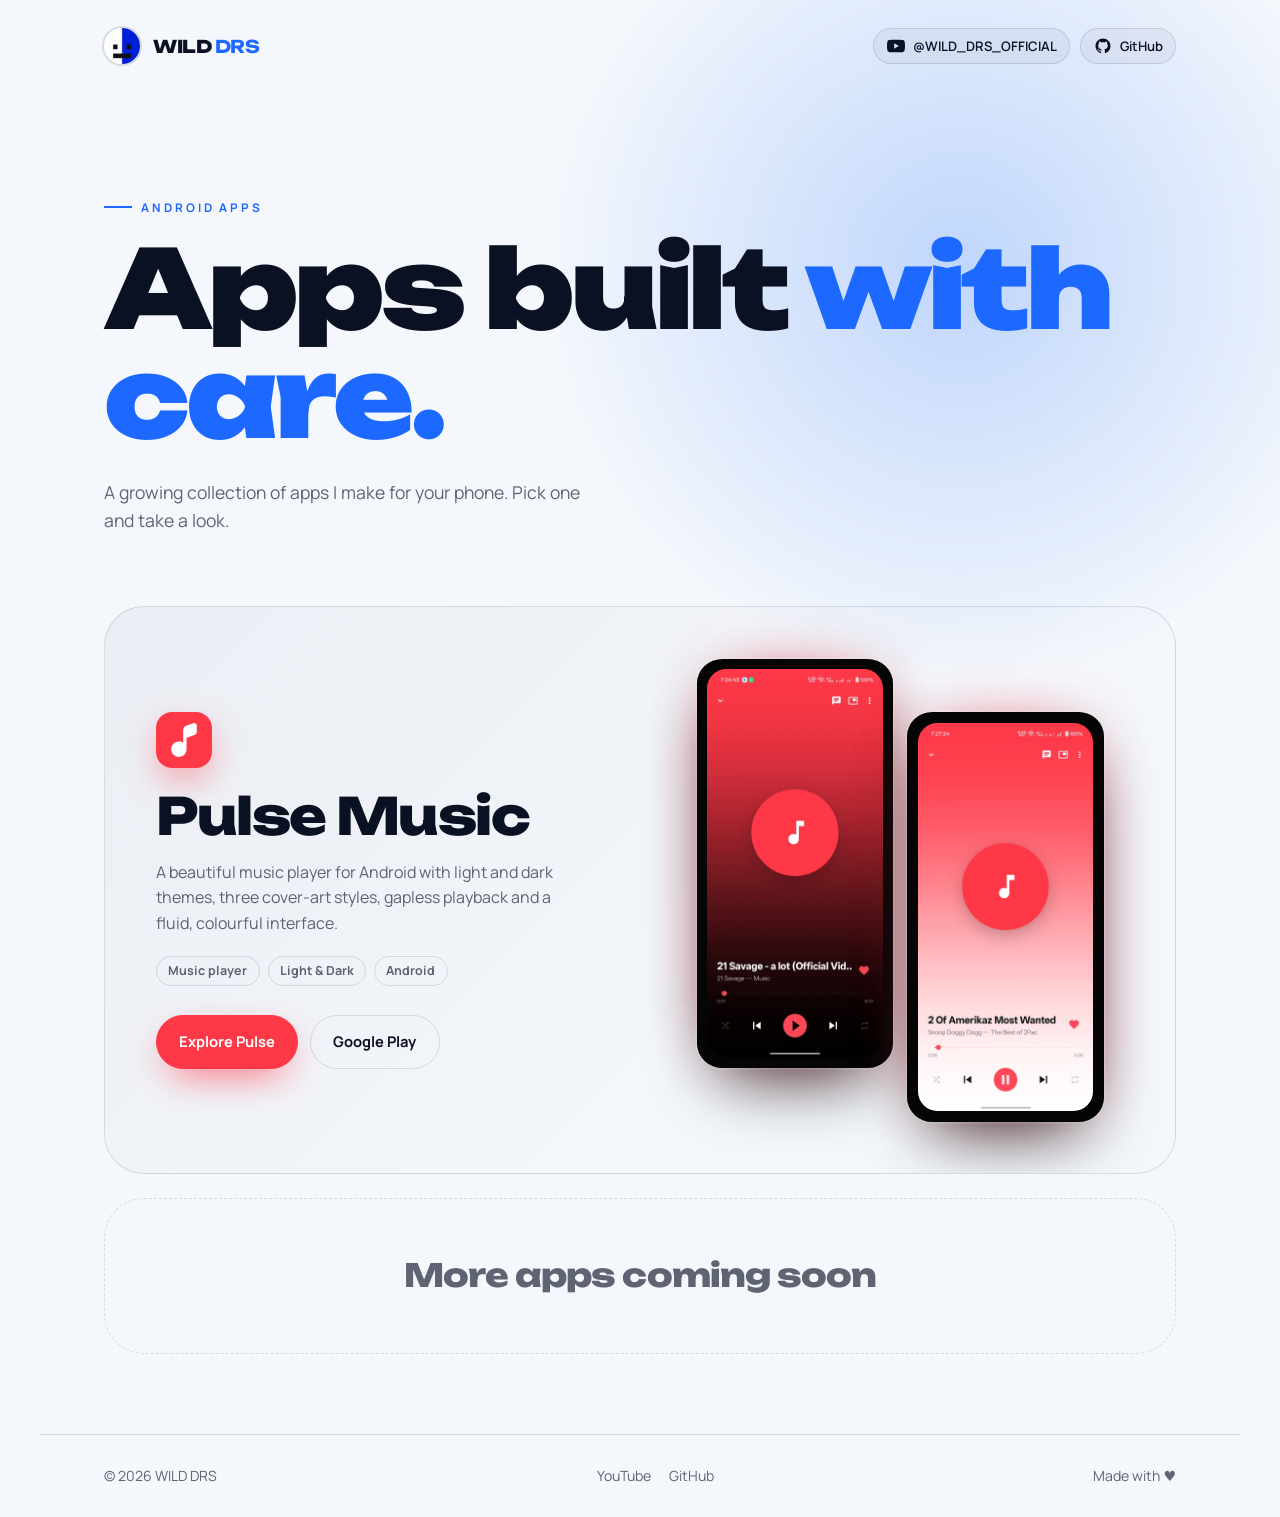
<file: index.html>
<!DOCTYPE html>
<html lang="en">
<head>
    <meta charset="utf-8">
    <meta name="viewport" content="width=device-width,initial-scale=1">
    <title>Apps by WILD DRS</title>
    <meta name="description" content="Android apps built with care. Discover Pulse Music and more coming soon.">
    <meta name="google-site-verification" content="gYJQIE15_bo3K_tDgg75_GgnbTyDPGMGyIuWc0R9ADE" />
    <meta name="theme-color" content="#070a13">
    <meta property="og:title" content="Apps by WILD DRS">
    <meta property="og:description" content="Android apps built with care. Discover Pulse Music and more coming soon.">
    <meta property="og:image" content="https://git-drs.github.io/pulse-music/assets/og.jpg">
    <link rel="canonical" href="https://git-drs.github.io/">
    <link rel="icon" href="assets/favicon.png" type="image/png">
    <link rel="preload" href="assets/fonts/unbounded-latin-wght-normal.woff2" as="font" type="font/woff2" crossorigin>
    <style>
        @font-face{font-family:"Unbounded";src:url("assets/fonts/unbounded-latin-wght-normal.woff2") format("woff2");font-weight:200 900;font-display:swap}
        @font-face{font-family:"Manrope";src:url("assets/fonts/manrope-latin-wght-normal.woff2") format("woff2");font-weight:200 800;font-display:swap}
        :root{--accent:#2979ff;--bg:#070a13;--fg:#f0f4fc;--mut:rgba(240,244,252,.64);--line:rgba(255,255,255,.1);--card:rgba(255,255,255,.045);
              --f-display:"Unbounded","Arial Black",system-ui,sans-serif;--f-body:"Manrope",system-ui,-apple-system,"Segoe UI",sans-serif;--gut:clamp(20px,5vw,72px);color-scheme:dark}
        @media (prefers-color-scheme:light){:root{--accent:#1d68ff;--bg:#f4f7fc;--fg:#0a1122;--mut:rgba(10,17,34,.64);--line:rgba(10,17,34,.12);--card:rgba(10,17,34,.04);color-scheme:light}}
        *{box-sizing:border-box}
        html{scroll-behavior:smooth}
        body{margin:0;min-height:100vh;display:flex;flex-direction:column;background:var(--bg);color:var(--fg);font-family:var(--f-body);line-height:1.6;overflow-x:hidden;-webkit-font-smoothing:antialiased}
        body::before{content:"";position:fixed;inset:-20% -10% auto auto;width:70vw;aspect-ratio:1;border-radius:50%;pointer-events:none;z-index:0;background:radial-gradient(circle,rgba(41,121,255,.26),transparent 65%);animation:drift 14s ease-in-out infinite alternate}
        @keyframes drift{to{transform:translate(-8vw,10vh) scale(1.15)}}
        a{color:inherit;text-decoration:none}
        h1,h2,p{margin:0}
        header,main,footer{position:relative;z-index:1;width:100%;max-width:1200px;margin:0 auto;padding-left:var(--gut);padding-right:var(--gut)}
        header{padding-top:28px;display:flex;align-items:center;justify-content:space-between;flex-wrap:wrap;gap:14px}
        .brand{display:inline-flex;align-items:center;gap:.75em;font:800 1.1rem var(--f-display);letter-spacing:-.03em}
        .brand img{width:36px;height:36px;border-radius:50%;object-fit:cover;box-shadow:0 0 0 2px var(--line)}
        .brand b{color:var(--accent)}
        .socials{display:flex;align-items:center;gap:10px}
        .social-link{display:inline-flex;align-items:center;gap:8px;padding:.5em .95em;border-radius:999px;border:1px solid var(--line);background:var(--card);font-size:.82rem;font-weight:600;color:var(--fg);transition:transform .25s,border-color .25s,color .25s,background .25s}
        .social-link:hover{transform:translateY(-2px);border-color:var(--accent);color:#fff;background:rgba(41,121,255,.14)}
        .social-link svg{display:block;flex-shrink:0}
        @media (max-width:560px){.social-link span{display:none}.social-link{padding:.5em .65em}}
        .hero{padding:clamp(60px,14vh,150px) 0 clamp(40px,8vh,80px)}
        .eyebrow{display:inline-flex;align-items:center;gap:.8em;font:700 .74rem var(--f-body);letter-spacing:.24em;text-transform:uppercase;color:var(--accent)}
        .eyebrow::before{content:"";width:28px;height:2px;background:currentColor}
        h1{margin-top:1.2rem;font:900 clamp(2.6rem,8.5vw,7.4rem)/1 var(--f-display);letter-spacing:-.04em;max-width:12ch}
        h1 em{font-style:normal;color:var(--accent)}
        .lede{margin-top:1.6rem;max-width:46ch;color:var(--mut);font-size:1.1rem}
        .apps{display:grid;gap:24px;padding-bottom:80px}
        .app{--app-color:var(--accent);position:relative;display:grid;grid-template-columns:1.05fr 1fr;gap:clamp(20px,4vw,60px);align-items:center;padding:clamp(24px,4vw,56px);border-radius:40px;border:1px solid var(--line);background:linear-gradient(135deg,var(--card),transparent 70%);overflow:hidden;transition:transform .5s cubic-bezier(.2,.8,.2,1),border-color .3s,box-shadow .3s}
        .app:hover{transform:translateY(-6px);border-color:var(--app-color);box-shadow:0 24px 60px -25px var(--app-color)}
        .app-icon{width:56px;height:56px;border-radius:16px;margin-bottom:1.4rem;display:block;box-shadow:0 14px 40px -12px var(--app-color)}
        img.app-icon{object-fit:contain}
        svg.app-icon{padding:10px;background:var(--app-color);fill:#fff}
        .app h2{font:800 clamp(1.8rem,4vw,3.2rem)/1.05 var(--f-display);letter-spacing:-.03em}
        .app p{margin-top:1rem;color:var(--mut);max-width:42ch}
        .tags{display:flex;flex-wrap:wrap;gap:8px;margin-top:1.2rem}
        .tags span{padding:.35em .9em;border:1px solid var(--line);border-radius:999px;font-size:.78rem;font-weight:700;color:var(--mut)}
        .btns{display:flex;flex-wrap:wrap;gap:12px;margin-top:1.8rem}
        .btn{display:inline-flex;padding:.95em 1.5em;border-radius:999px;font-weight:700;font-size:.92rem;border:1.5px solid var(--line);transition:transform .3s,box-shadow .3s,background .3s,border-color .3s}
        .btn:hover{transform:translateY(-3px)}
        .btn--main{background:var(--accent);border-color:var(--accent);color:#fff;box-shadow:0 14px 40px -14px var(--accent)}
        .btn--main:hover{box-shadow:0 22px 50px -12px var(--accent)}
        .app .btn--main{background:var(--app-color);border-color:var(--app-color);color:#fff;box-shadow:0 14px 40px -14px var(--app-color)}
        .app .btn--main:hover{box-shadow:0 22px 50px -12px var(--app-color)}
        .app .btn:not(.btn--main):hover{border-color:var(--app-color)}
        .shots{position:relative;display:flex;justify-content:center;align-items:flex-start;gap:14px;perspective:1200px}
        .shot{width:min(44%,230px);border-radius:13%/5.9%;padding:2.4%;background:#050506;box-shadow:0 0 0 1.5px rgba(255,255,255,.17),0 30px 70px -24px rgba(0,0,0,.8),0 0 70px -30px var(--app-color);transition:transform .7s cubic-bezier(.2,.8,.2,1)}
        .shot img{display:block;width:100%;height:auto;border-radius:11.1%/5%}
        .shot:nth-child(2){margin-top:12%}
        .app:hover .shot:nth-child(1){transform:rotate(-5deg) translateY(-10px)}
        .app:hover .shot:nth-child(2){transform:rotate(5deg) translateY(10px)}
        .soon{grid-template-columns:1fr;text-align:center;justify-items:center;border-style:dashed;background:none;padding:clamp(30px,5vw,60px)}
        .soon:hover{transform:none;border-color:var(--line)}
        .soon h2{font-size:clamp(1.3rem,2.6vw,2rem);color:var(--mut)}
        footer{padding-top:30px;padding-bottom:30px;margin-top:auto;border-top:1px solid var(--line);color:var(--mut);font-size:.88rem;display:flex;justify-content:space-between;align-items:center;flex-wrap:wrap;gap:14px}
        .footer-links{display:flex;align-items:center;gap:18px}
        .footer-links a{color:var(--mut);transition:color .2s}
        .footer-links a:hover{color:var(--accent)}
        .reveal{opacity:0;transform:translateY(40px);transition:opacity .9s,transform .9s cubic-bezier(.2,.8,.2,1)}
        .reveal.in,.no-js .reveal{opacity:1;transform:none}
        @media (max-width:820px){.app{grid-template-columns:1fr}}
        @media (prefers-reduced-motion:reduce){body::before{animation:none}.reveal{opacity:1;transform:none;transition:none}}
    </style>
</head>
<body>
    <header>
        <a class="brand" href="/"><img src="assets/profile.jpg" alt="WILD DRS" width="36" height="36"><span>WILD <b>DRS</b></span></a>
        <nav class="socials" aria-label="Social links">
            <a class="social-link" href="https://www.youtube.com/@WILD_DRS_OFFICIAL" target="_blank" rel="noopener noreferrer" aria-label="YouTube channel">
                <svg viewBox="0 0 24 24" width="18" height="18" fill="currentColor" aria-hidden="true"><path d="M23.498 6.186a3.016 3.016 0 0 0-2.122-2.136C19.505 3.545 12 3.545 12 3.545s-7.505 0-9.377.505A3.017 3.017 0 0 0 .502 6.186C0 8.07 0 12 0 12s0 3.93.502 5.814a3.016 3.016 0 0 0 2.122 2.136c1.871.505 9.376.505 9.376.505s7.505 0 9.377-.505a3.015 3.015 0 0 0 2.122-2.136C24 15.93 24 12 24 12s0-3.93-.502-5.814zM9.545 15.568V8.432L15.818 12l-6.273 3.568z"/></svg>
                <span>@WILD_DRS_OFFICIAL</span>
            </a>
            <a class="social-link" href="https://github.com/git-drs" target="_blank" rel="noopener noreferrer" aria-label="GitHub profile">
                <svg viewBox="0 0 24 24" width="18" height="18" fill="currentColor" aria-hidden="true"><path d="M12 2C6.477 2 2 6.484 2 12.017c0 4.425 2.865 8.18 6.839 9.504.5.092.682-.217.682-.483 0-.237-.008-.868-.013-1.703-2.782.605-3.369-1.343-3.369-1.343-.454-1.158-1.11-1.466-1.11-1.466-.908-.62.069-.608.069-.608 1.003.07 1.53 1.032 1.53 1.032.892 1.53 2.341 1.088 2.91.832.092-.647.35-1.088.636-1.338-2.22-.253-4.555-1.113-4.555-4.951 0-1.093.39-1.988 1.029-2.688-.103-.253-.446-1.272.098-2.65 0 0 .84-.27 2.75 1.026A9.564 9.564 0 0 1 12 6.844c.85.004 1.705.115 2.504.337 1.909-1.296 2.747-1.027 2.747-1.027.546 1.379.202 2.398.1 2.651.64.7 1.028 1.595 1.028 2.688 0 3.848-2.339 4.695-4.566 4.943.359.309.678.92.678 1.855 0 1.338-.012 2.419-.012 2.747 0 .268.18.58.688.482A10.019 10.019 0 0 0 22 12.017C22 6.484 17.522 2 12 2z"/></svg>
                <span>GitHub</span>
            </a>
        </nav>
    </header>

    <main>
        <section class="hero">
            <p class="eyebrow">Android apps</p>
            <h1>Apps built <em>with care.</em></h1>
            <p class="lede">A growing collection of apps I make for your phone. Pick one and take a look.</p>
        </section>

        <section class="apps" aria-label="Apps">
            <!-- ===== APP CARD: copy this whole <article> to add a new app ===== -->
            <article class="app reveal" style="--app-color:#fe3846">
                <div>
                    <img class="app-icon" src="pulse-music/assets/logo.svg" alt="Pulse Music logo" width="56" height="56">
                    <h2>Pulse Music</h2>
                    <p>A beautiful music player for Android with light and dark themes, three cover-art styles, gapless playback and a fluid, colourful interface.</p>
                    <div class="tags"><span>Music player</span><span>Light &amp; Dark</span><span>Android</span></div>
                    <div class="btns">
                        <a class="btn btn--main" href="pulse-music/">Explore Pulse</a>
                        <a class="btn" href="https://play.google.com/store/apps/details?id=com.pulsemusic.app">Google Play</a>
                    </div>
                </div>
                <div class="shots" aria-hidden="true">
                    <div class="shot"><img src="pulse-music/assets/img/player-circle-dark.webp" alt="" width="720" height="1595" loading="lazy"></div>
                    <div class="shot"><img src="pulse-music/assets/img/player-circle-light.webp" alt="" width="720" height="1595" loading="lazy"></div>
                </div>
            </article>
            <!-- ===== END APP CARD ===== -->

            <article class="app soon reveal">
                <h2>More apps coming soon</h2>
            </article>
        </section>
    </main>

    <footer>
        <span>&copy; <span id="y">2026</span> WILD DRS</span>
        <div class="footer-links">
            <a href="https://www.youtube.com/@WILD_DRS_OFFICIAL" target="_blank" rel="noopener noreferrer">YouTube</a>
            <a href="https://github.com/git-drs" target="_blank" rel="noopener noreferrer">GitHub</a>
        </div>
        <span>Made with ♥</span>
    </footer>

    <script>
        document.getElementById("y").textContent = new Date().getFullYear();
        (function () {
            var els = document.querySelectorAll(".reveal");
            if (!("IntersectionObserver" in window)) { document.documentElement.classList.add("no-js"); return; }
            var io = new IntersectionObserver(function (es) {
                es.forEach(function (e) { if (e.isIntersecting) { e.target.classList.add("in"); io.unobserve(e.target); } });
            }, { threshold: .15 });
            els.forEach(function (el) { io.observe(el); });
        })();
    </script>
</body>
</html>
</file>
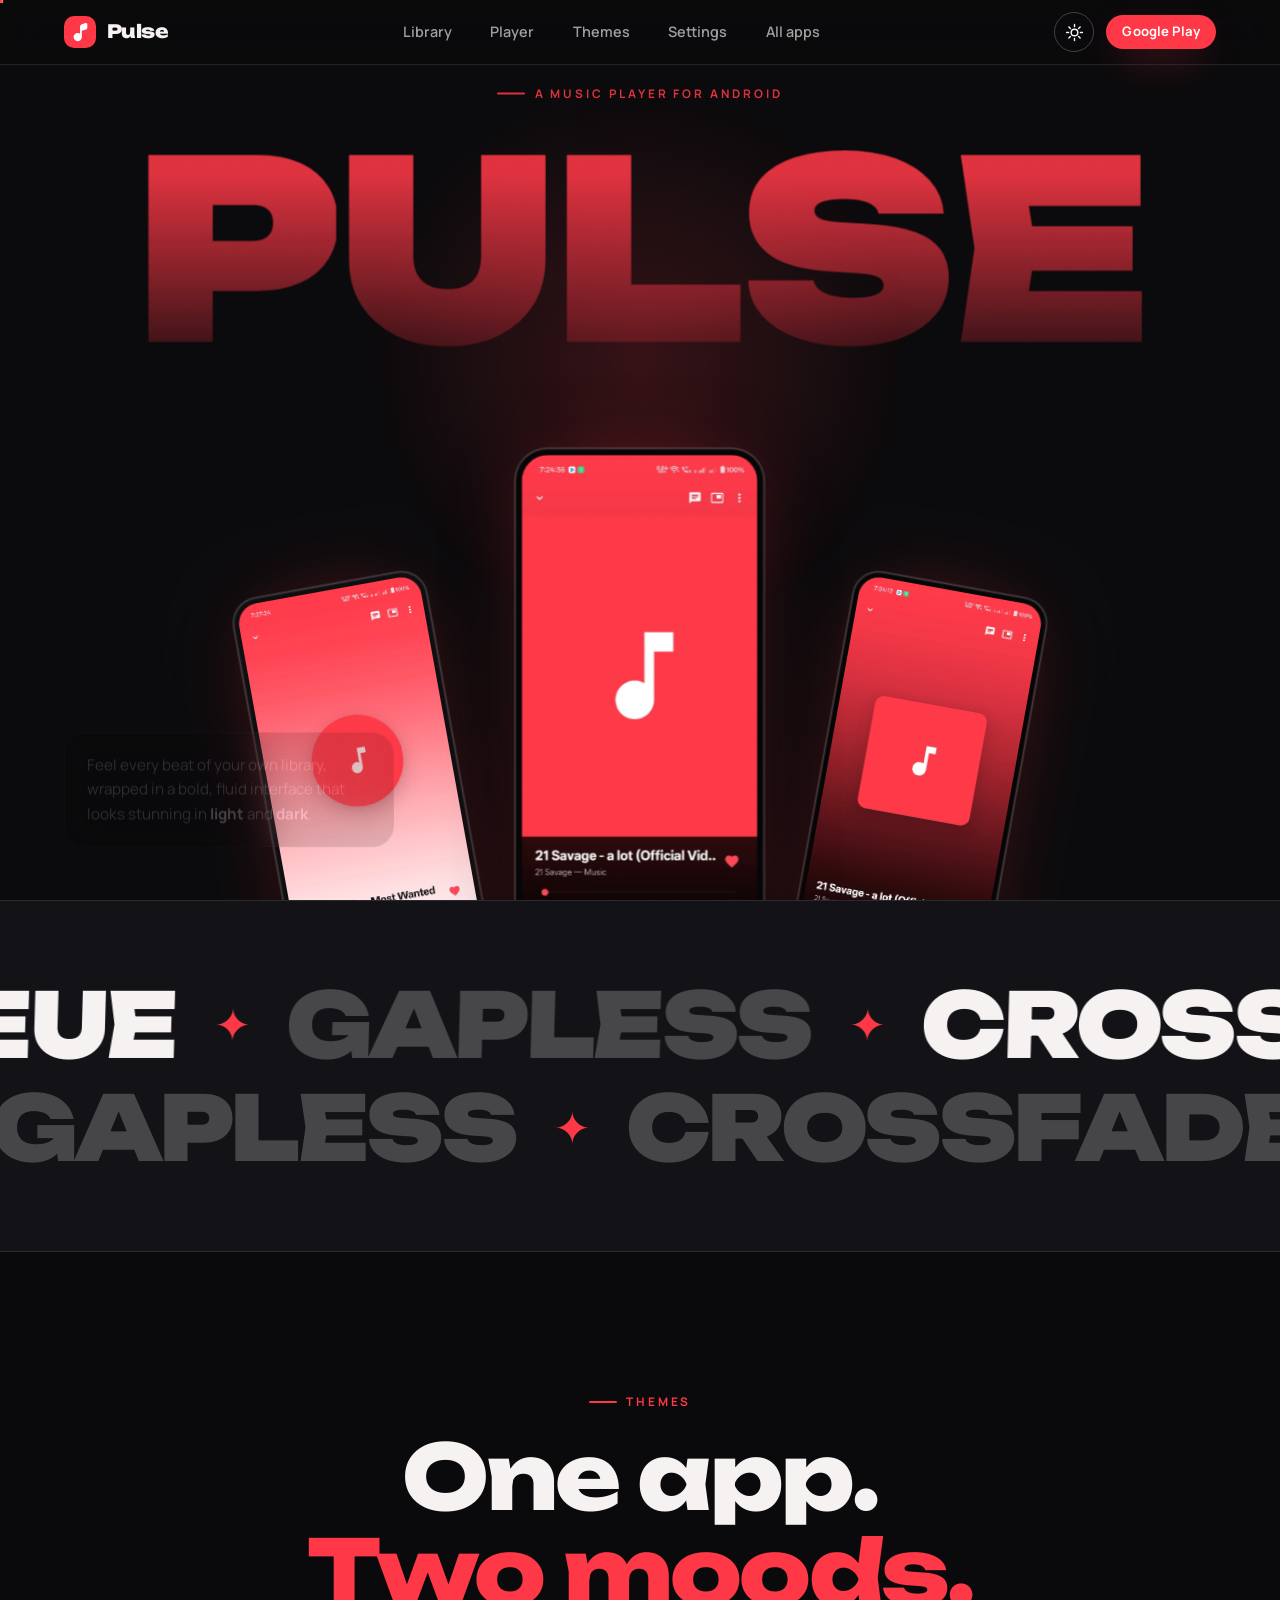
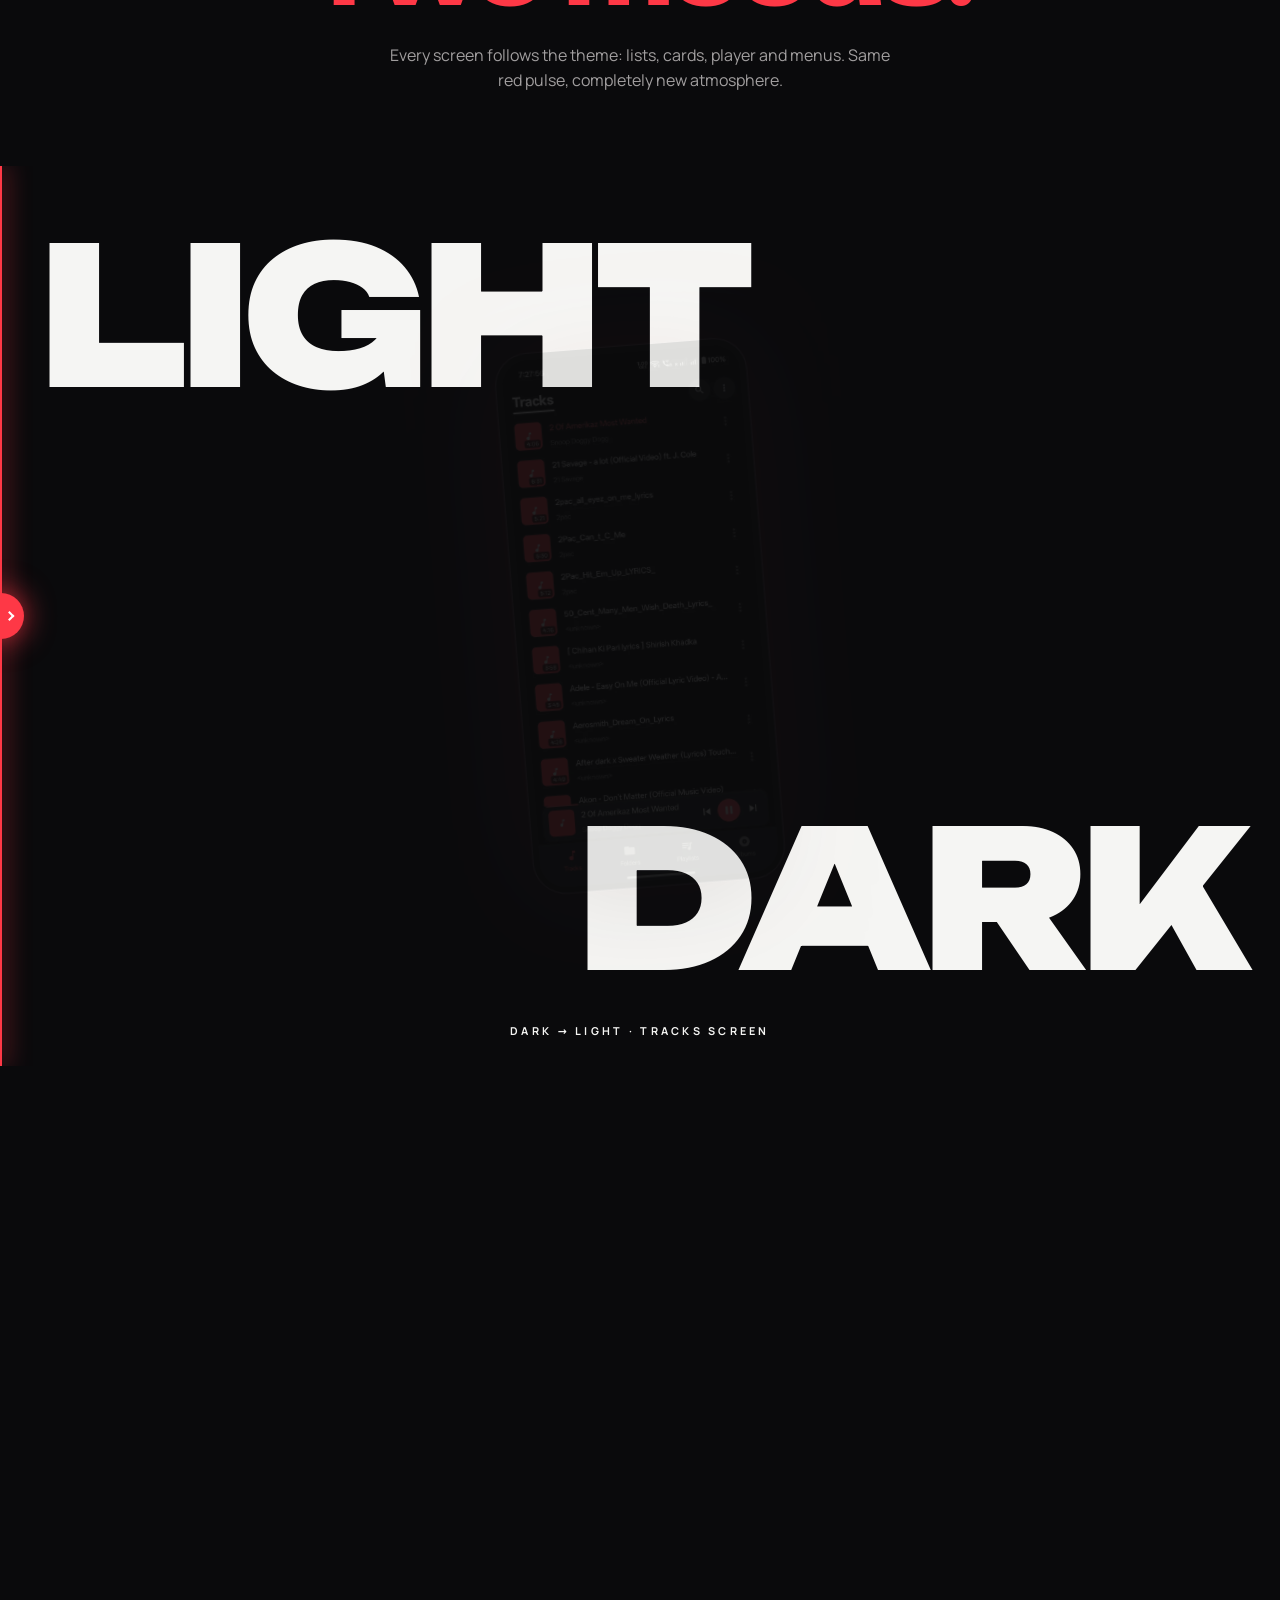
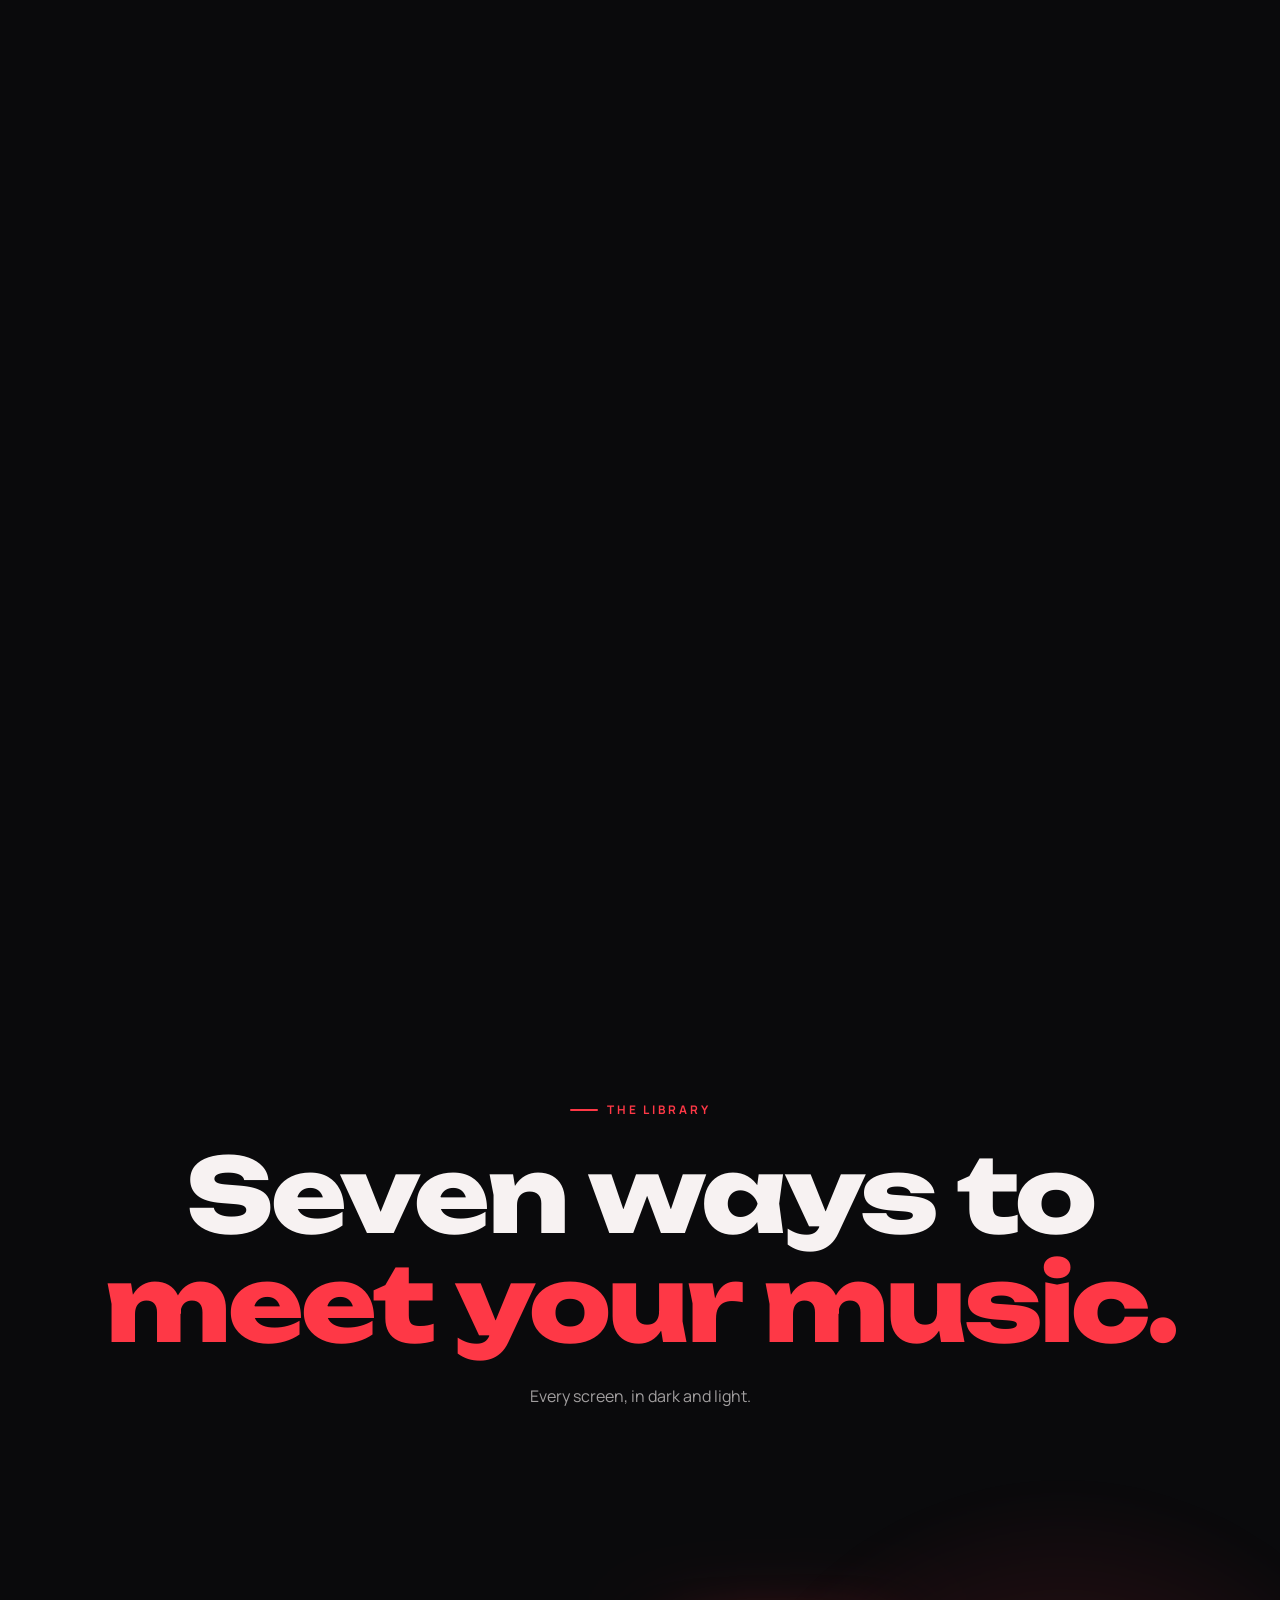
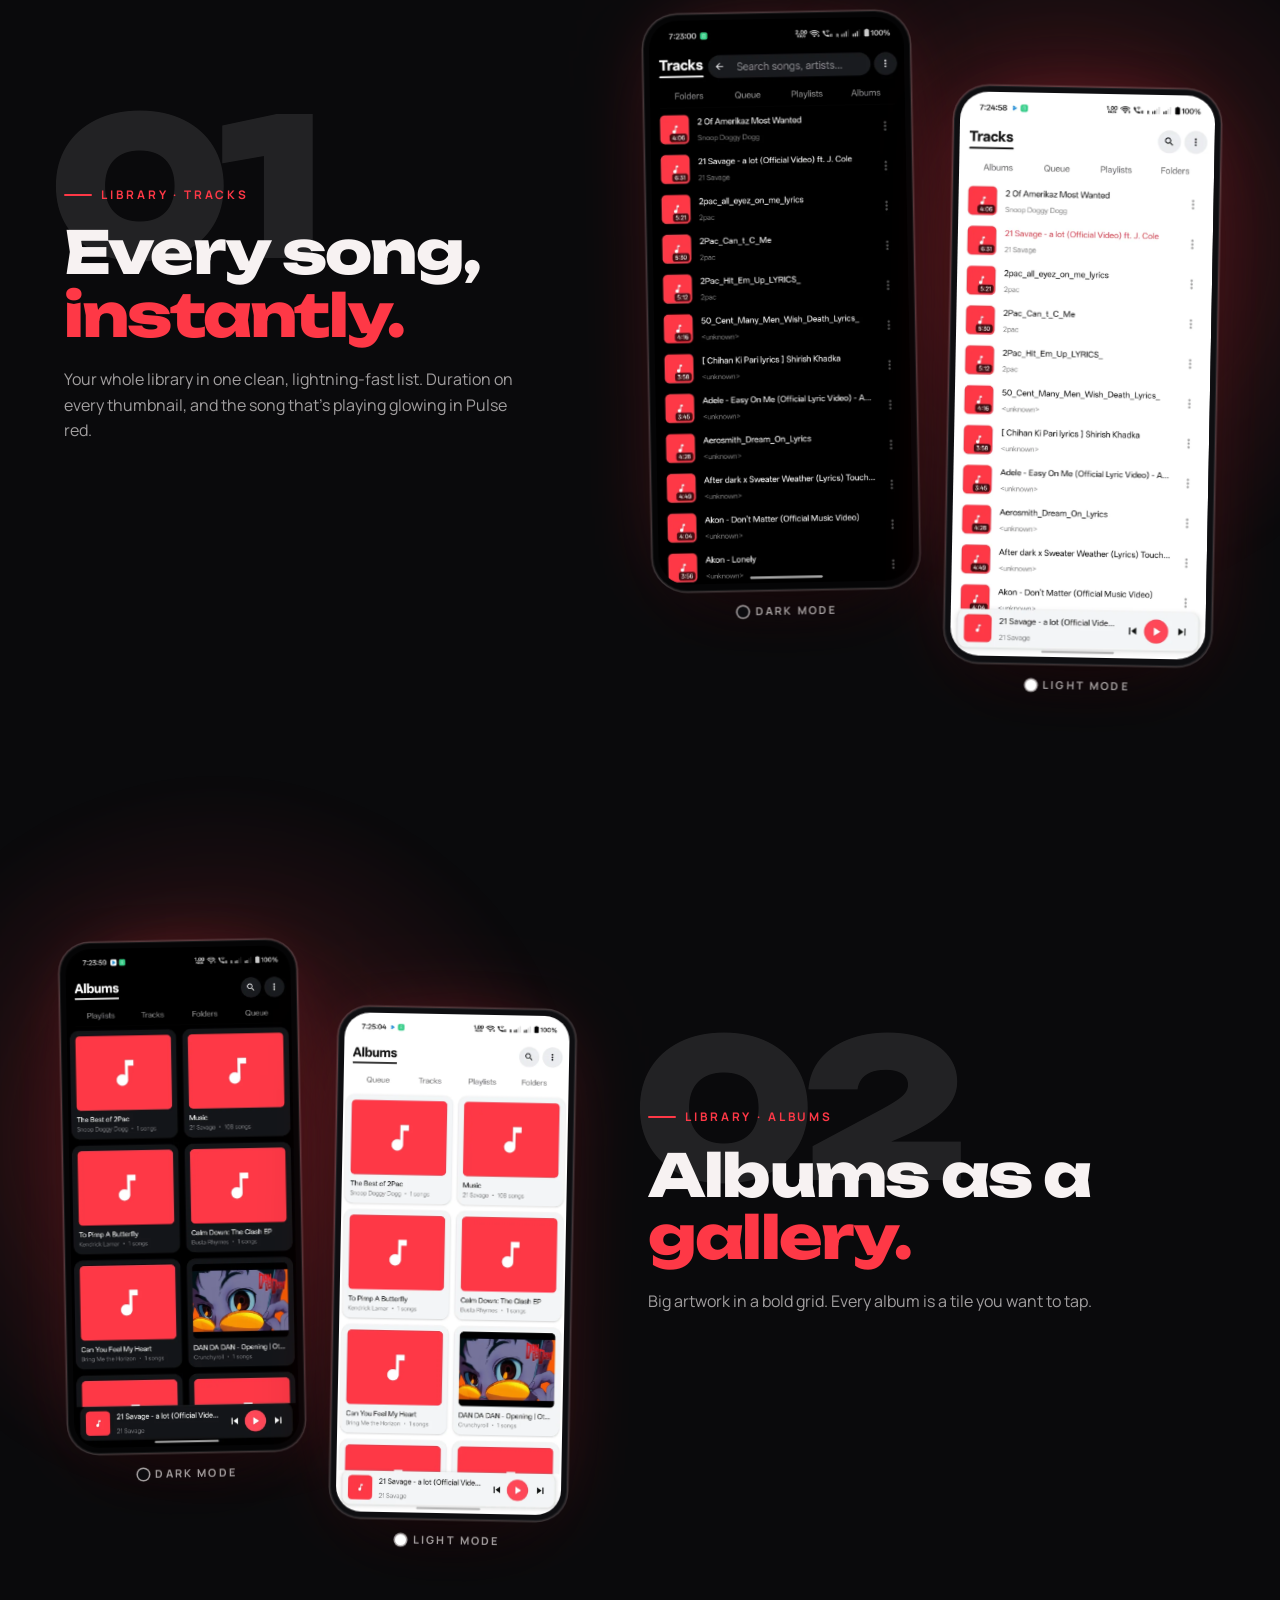
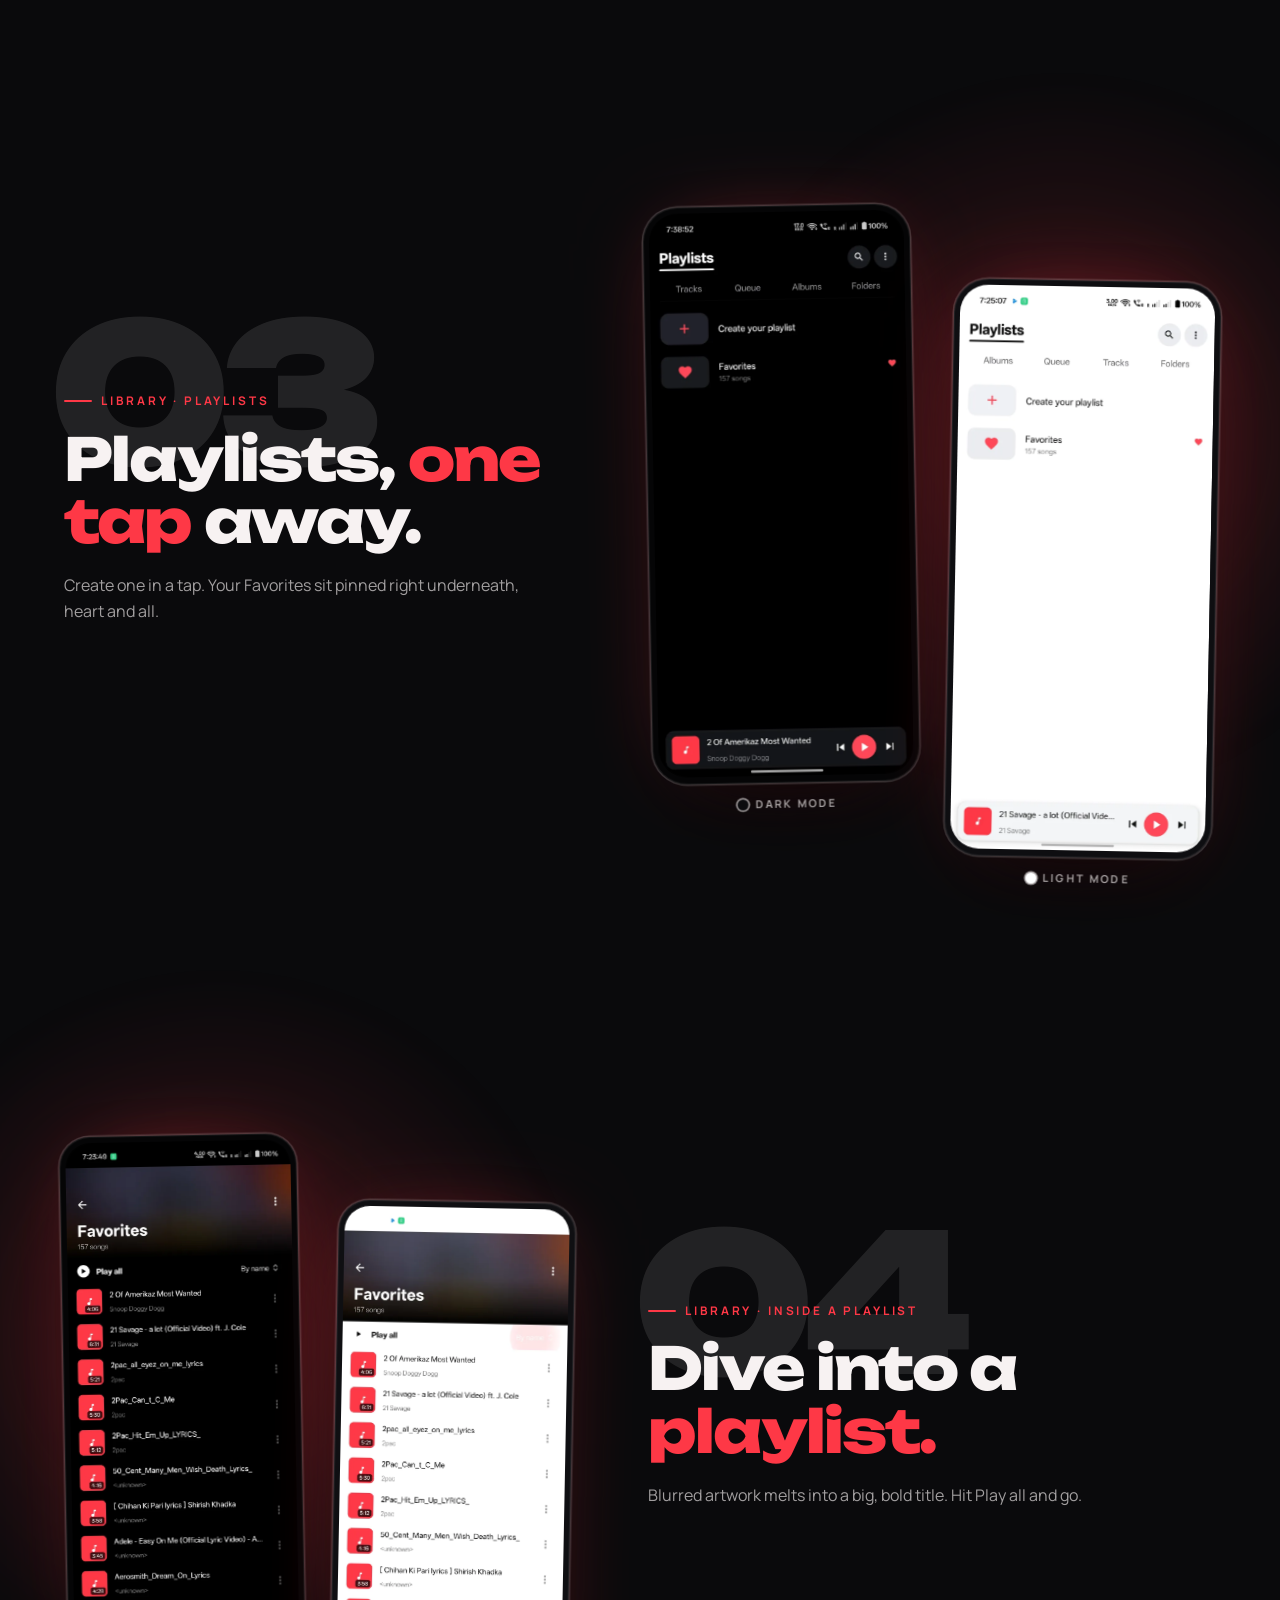
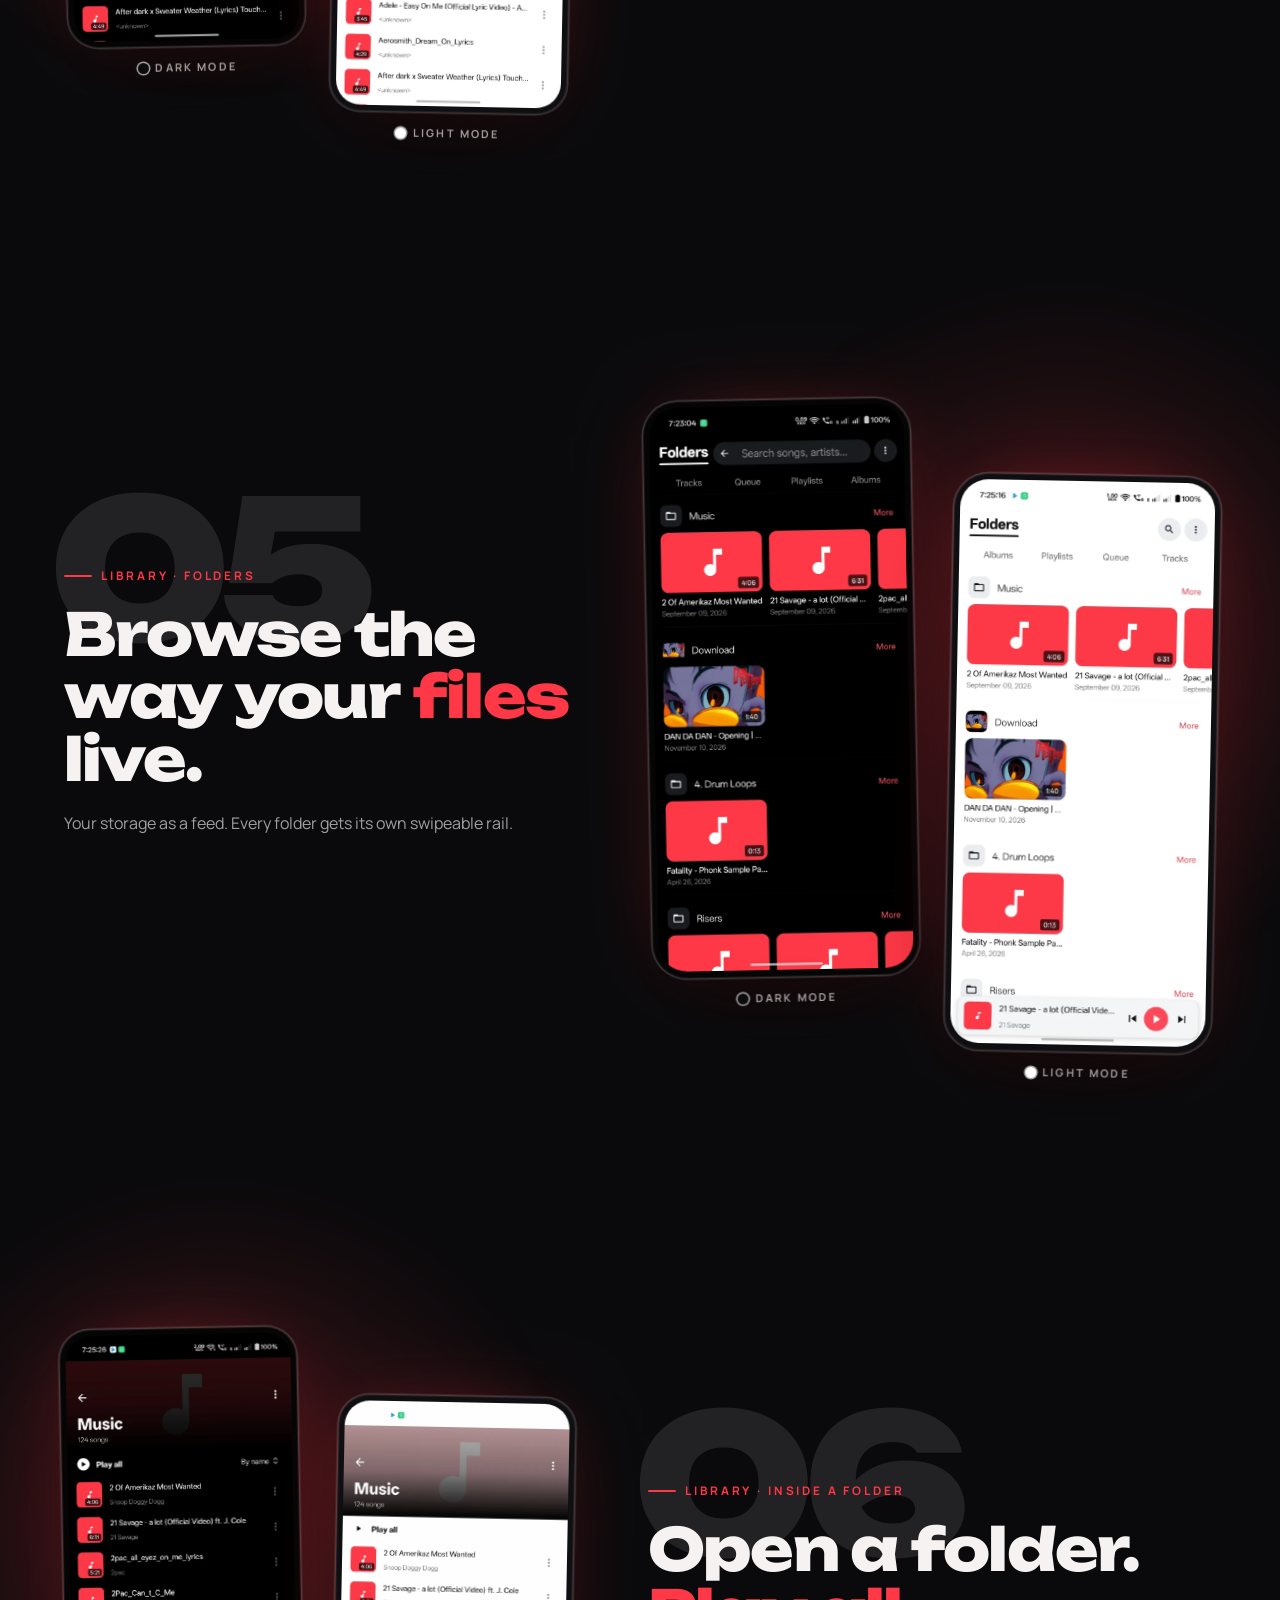
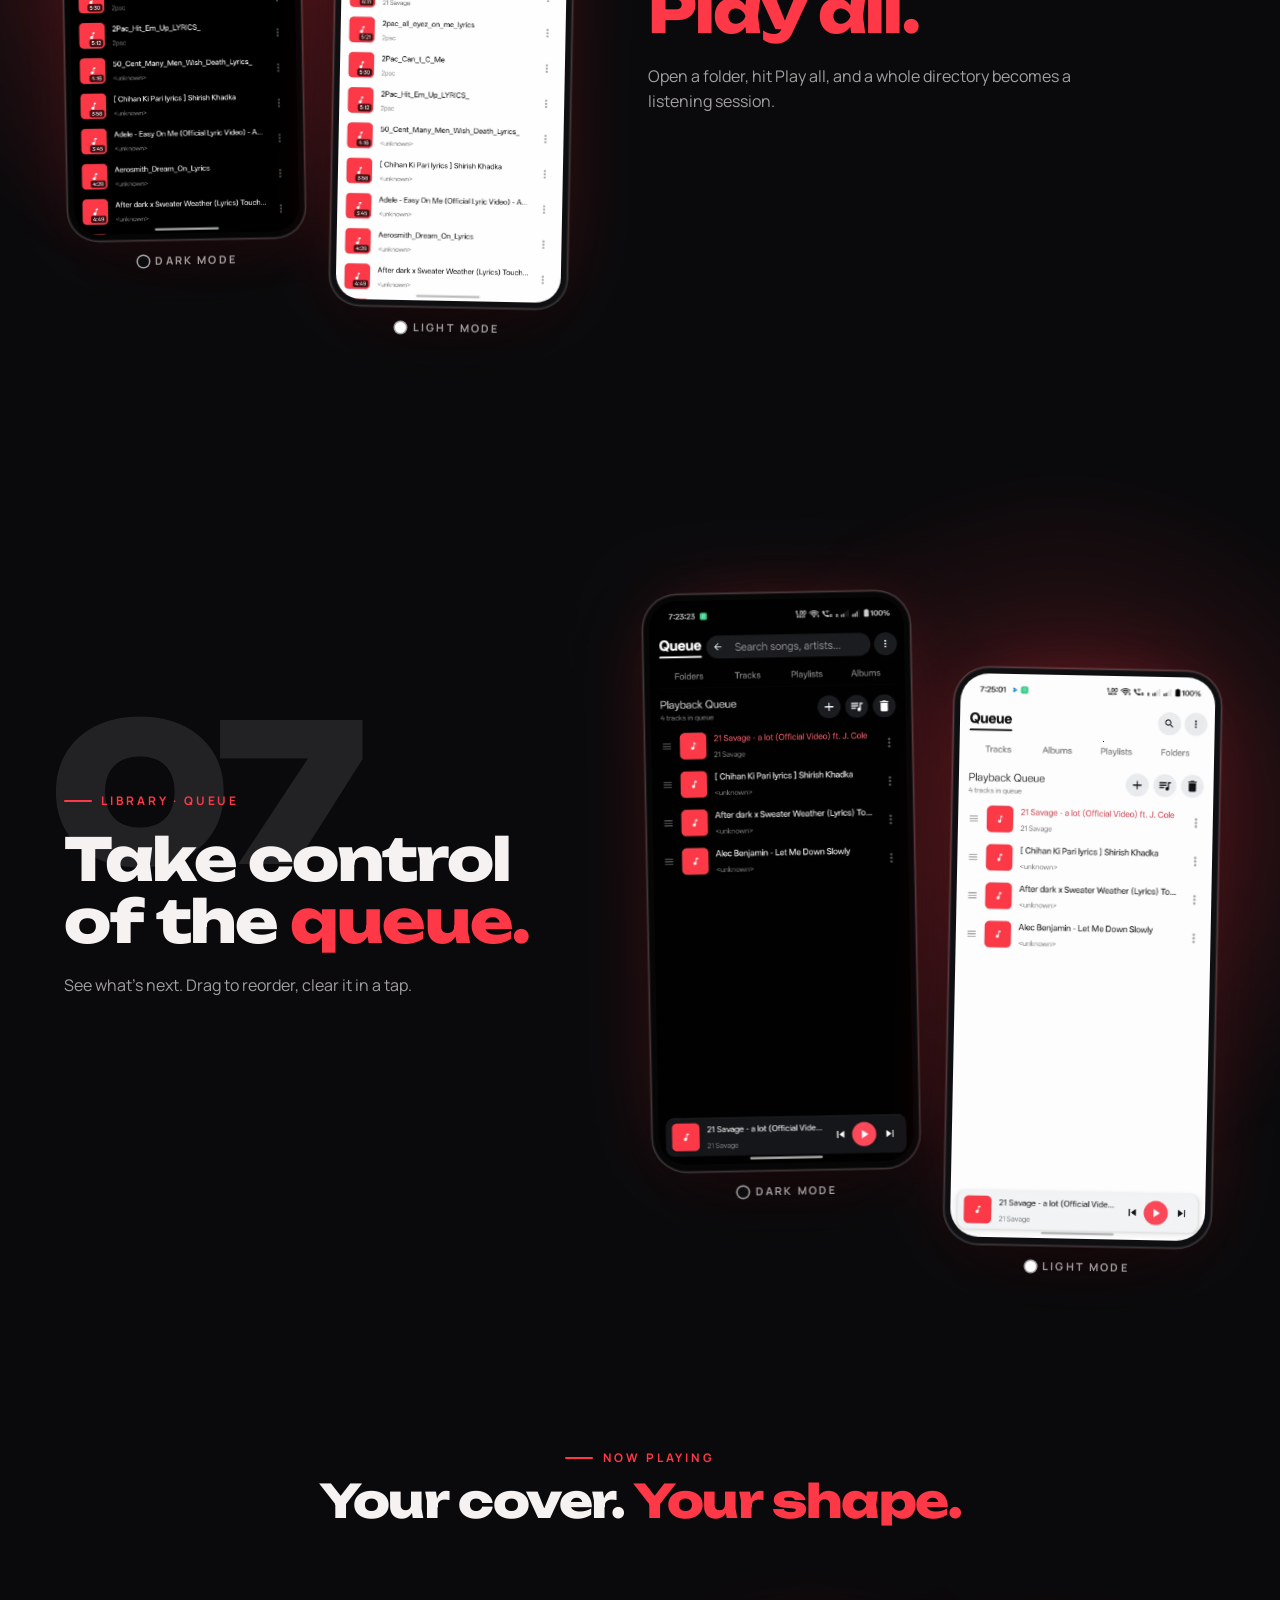
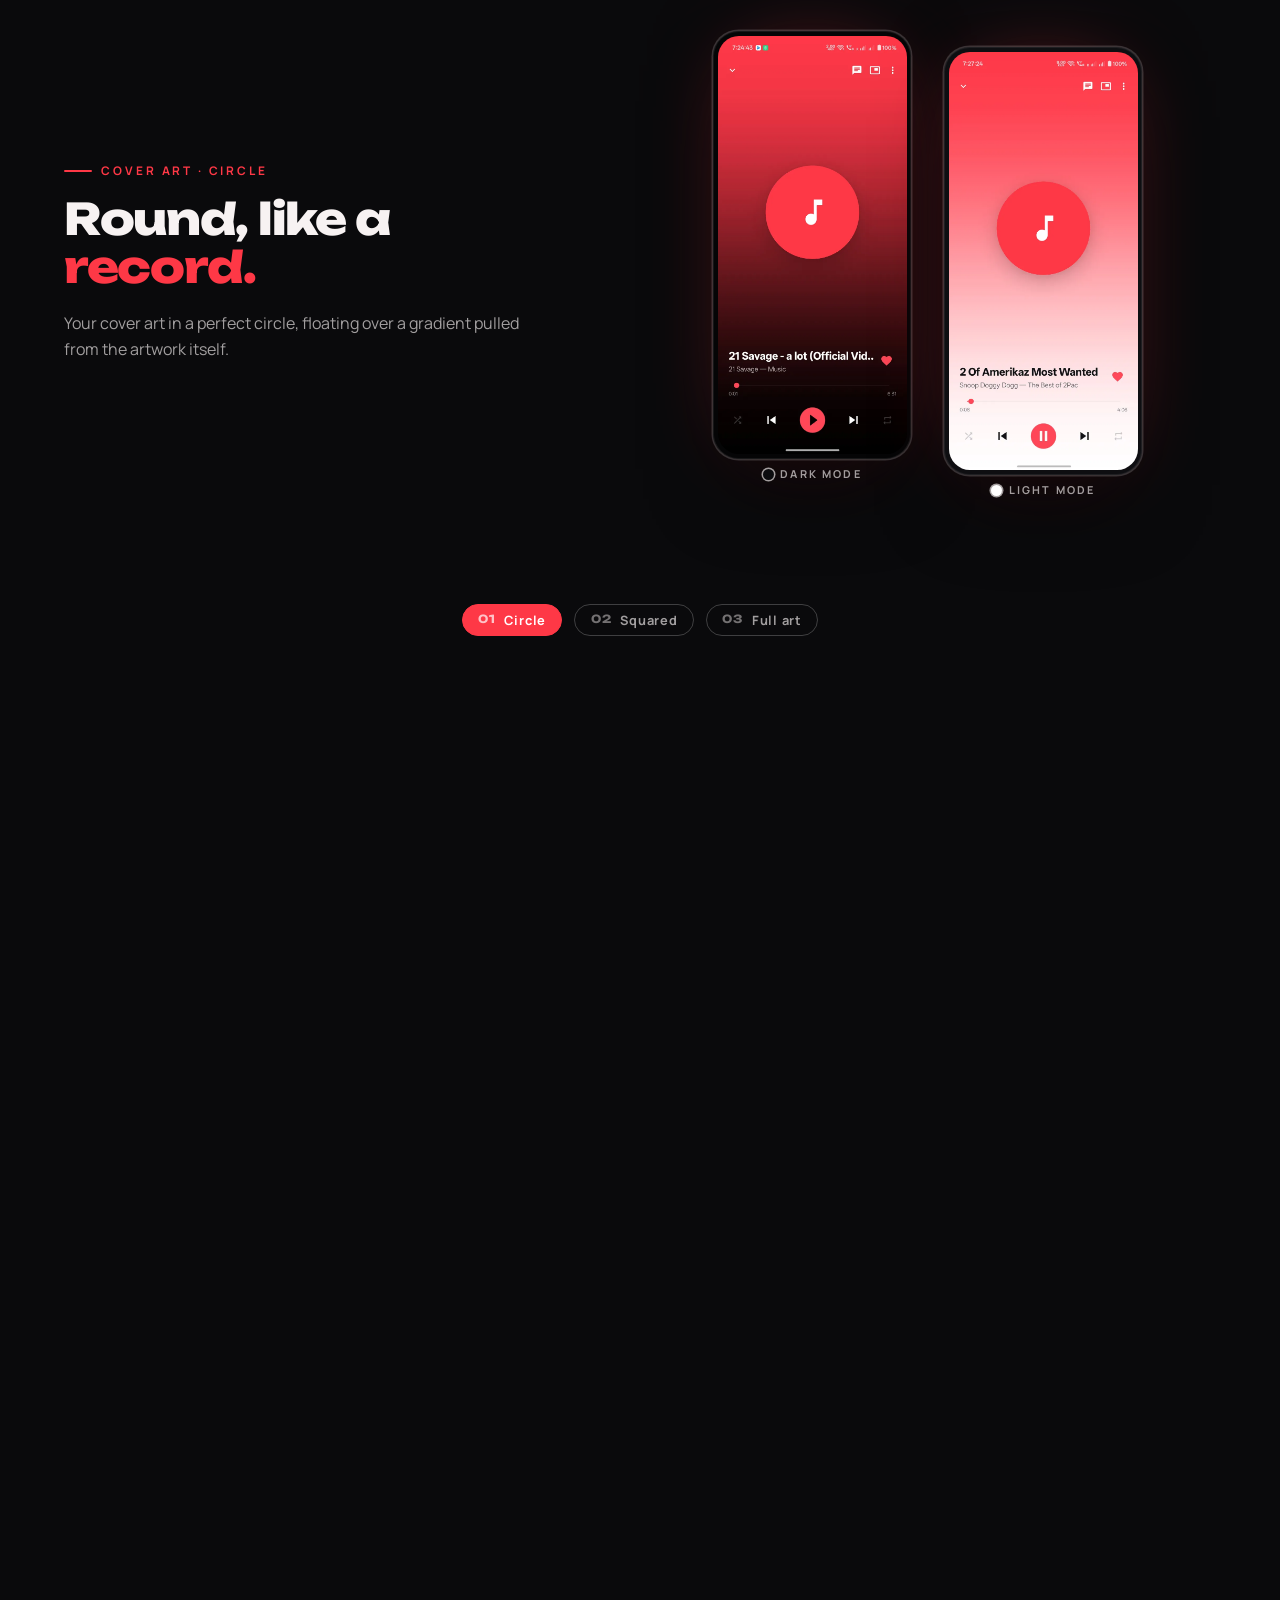
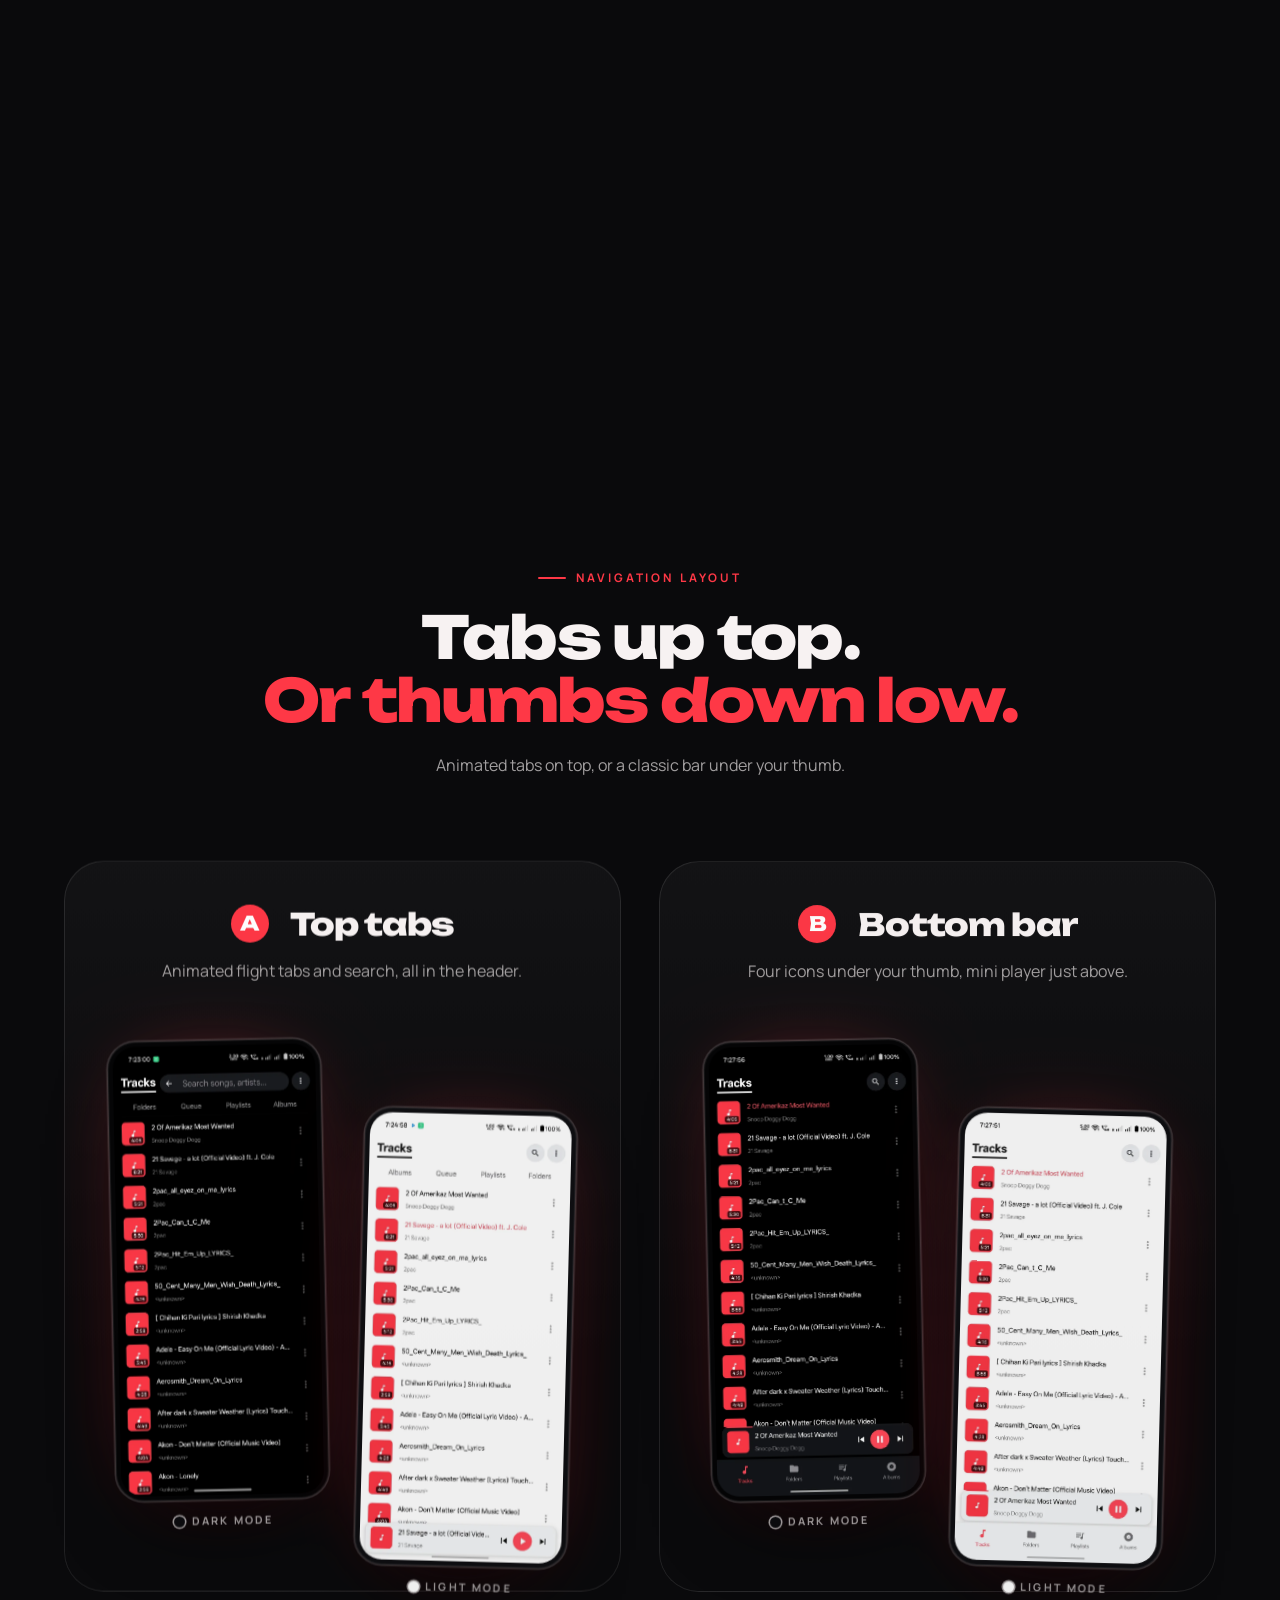
<file: pulse-music/index.html>
<!doctype html>
<html lang="en" data-theme="dark">
<head>
<meta charset="utf-8">
<meta name="viewport" content="width=device-width,initial-scale=1,viewport-fit=cover">
<title>Pulse Music: feel your library</title>
<meta name="description" content="Pulse is a beautiful music player for Android. Tracks, albums, playlists, folders and queue, three cover-art styles, gapless playback and a gorgeous light and dark theme.">
<meta name="theme-color" content="#0a0a0c">
<meta property="og:title" content="Pulse Music: feel your library">
<meta property="og:description" content="A beautiful music player for Android with light and dark themes, three cover-art styles and gapless playback.">
<meta property="og:type" content="website">
<meta property="og:image" content="https://git-drs.github.io/pulse-music/assets/og.jpg">
<meta property="og:url" content="https://git-drs.github.io/pulse-music/">
<link rel="canonical" href="https://git-drs.github.io/pulse-music/">
<meta name="twitter:card" content="summary_large_image">
<link rel="icon" href="assets/favicon.svg" type="image/svg+xml">
<link rel="preload" href="fonts/unbounded-latin-wght-normal.woff2" as="font" type="font/woff2" crossorigin>
<link rel="preload" href="fonts/manrope-latin-wght-normal.woff2" as="font" type="font/woff2" crossorigin>
<script>
  (function () {
    var d = document.documentElement, t = null;
    try { t = localStorage.getItem("pulse-theme"); } catch (e) {}
    if (t !== "light") t = "dark"; // dark by default; a saved choice is respected
    d.setAttribute("data-theme", t);
    d.classList.add("js");
    setTimeout(function () { if (!window.__pulseReady) d.classList.remove("js"); }, 3500);
  })();
</script>
<link rel="stylesheet" href="css/style.css">
</head>
<body>

<div class="progress" aria-hidden="true"><i></i></div>
<div class="glow" aria-hidden="true"></div>

<nav class="nav" aria-label="Main">
  <a class="brand" href="#top" aria-label="Pulse Music home"><svg class="note" viewBox="0 0 24 24" aria-hidden="true"><path d="M18.6325,9.17667 L14,10.7208 L14,17.5001 C14,19.9853 11.9853,22.0001 9.5,22.0001 C7.01472,22.0001 5,19.9853 5,17.5001 C5,15.0148 7.01472,13.0001 9.5,13.0001 C10.4251,13.0001 11.285,13.2792 12,13.7578 L12,6.44158 C12,5.15029 12.8263,4.00387 14.0513,3.59553 L18.0257,2.27075 C18.997,1.94699 20,2.66994 20,3.69378 L20,7.2793 C20,8.14017 19.4491,8.90444 18.6325,9.17667 Z"/></svg><span>Pulse</span></a>
  <ul class="nav-links">
    <li><a href="#library">Library</a></li>
    <li><a href="#player">Player</a></li>
    <li><a href="#themes">Themes</a></li>
    <li><a href="#settings">Settings</a></li>
    <li><a href="../">All apps</a></li>
  </ul>
  <div class="nav-actions">
    <button class="theme-toggle" type="button" aria-label="Toggle site theme" title="Toggle light / dark">
      <svg class="i-sun" viewBox="0 0 24 24" aria-hidden="true"><circle cx="12" cy="12" r="4.2"/><path d="M12 2v2.6M12 19.4V22M2 12h2.6M19.4 12H22M4.9 4.9l1.9 1.9M17.2 17.2l1.9 1.9M19.1 4.9l-1.9 1.9M6.8 17.2l-1.9 1.9"/></svg>
      <svg class="i-moon" viewBox="0 0 24 24" aria-hidden="true"><path d="M20.5 14.2A8.5 8.5 0 0 1 9.8 3.5a8.5 8.5 0 1 0 10.7 10.7z"/></svg>
    </button>
    <a class="btn btn--sm" href="https://play.google.com/store/apps/details?id=com.pulsemusic.app">Google Play</a>
  </div>
</nav>

<main>
<!-- ================================================================ HERO -->
<header class="hero" id="top">
  <div class="rings" aria-hidden="true"><i></i><i></i><i></i><i></i></div>
  <p class="eyebrow hero-eyebrow">A music player for Android</p>
  <h1 class="hero-title" aria-label="Pulse"><span aria-hidden="true">PULSE</span></h1>

  <div class="hero-phones">
    <div class="hp hp-l"><figure class="phone phone--light " data-tilt>
  <div class="phone-shell"><img src="assets/img/player-circle-light.webp" alt="Pulse player circle screen in light mode" width="720" height="1595" loading="eager" fetchpriority="high" decoding="async"></div>
  <figcaption class="tag"><i></i>Light · Circle art</figcaption>
</figure></div>
    <div class="hp hp-c"><figure class="phone phone--dark " data-tilt>
  <div class="phone-shell"><img src="assets/img/player-full-dark.webp" alt="Pulse player full screen in dark mode" width="720" height="1595" loading="eager" fetchpriority="high" decoding="async"></div>
  <figcaption class="tag"><i></i>Dark · Full art</figcaption>
</figure></div>
    <div class="hp hp-r"><figure class="phone phone--dark " data-tilt>
  <div class="phone-shell"><img src="assets/img/player-square-dark.webp" alt="Pulse player square screen in dark mode" width="720" height="1595" loading="eager" fetchpriority="high" decoding="async"></div>
  <figcaption class="tag"><i></i>Dark · Squared art</figcaption>
</figure></div>
  </div>

  <div class="hero-card hero-card--l">
    <p>Feel every beat of your own library, wrapped in a bold, fluid interface that looks stunning in <b>light</b> and <b>dark</b>.</p>
  </div>
  <div class="hero-card hero-card--r">
    <a class="btn" href="https://play.google.com/store/apps/details?id=com.pulsemusic.app">Get it on Google Play</a>
    <a class="btn btn--ghost" href="#library">See the screens</a>
  </div>
</header>

<section class="marquees" aria-label="Features">
  <div class="marq" aria-hidden="true"><div class="marq-track"><span>Tracks</span><i aria-hidden="true">✦</i><span>Albums</span><i aria-hidden="true">✦</i><span>Playlists</span><i aria-hidden="true">✦</i><span>Folders</span><i aria-hidden="true">✦</i><span>Queue</span><i aria-hidden="true">✦</i><span>Gapless</span><i aria-hidden="true">✦</i><span>Crossfade</span><i aria-hidden="true">✦</i><span>Light</span><i aria-hidden="true">✦</i><span>Dark</span><i aria-hidden="true">✦</i><span>Tracks</span><i aria-hidden="true">✦</i><span>Albums</span><i aria-hidden="true">✦</i><span>Playlists</span><i aria-hidden="true">✦</i><span>Folders</span><i aria-hidden="true">✦</i><span>Queue</span><i aria-hidden="true">✦</i><span>Gapless</span><i aria-hidden="true">✦</i><span>Crossfade</span><i aria-hidden="true">✦</i><span>Light</span><i aria-hidden="true">✦</i><span>Dark</span><i aria-hidden="true">✦</i><span>Tracks</span><i aria-hidden="true">✦</i><span>Albums</span><i aria-hidden="true">✦</i><span>Playlists</span><i aria-hidden="true">✦</i><span>Folders</span><i aria-hidden="true">✦</i><span>Queue</span><i aria-hidden="true">✦</i><span>Gapless</span><i aria-hidden="true">✦</i><span>Crossfade</span><i aria-hidden="true">✦</i><span>Light</span><i aria-hidden="true">✦</i><span>Dark</span><i aria-hidden="true">✦</i><span>Tracks</span><i aria-hidden="true">✦</i><span>Albums</span><i aria-hidden="true">✦</i><span>Playlists</span><i aria-hidden="true">✦</i><span>Folders</span><i aria-hidden="true">✦</i><span>Queue</span><i aria-hidden="true">✦</i><span>Gapless</span><i aria-hidden="true">✦</i><span>Crossfade</span><i aria-hidden="true">✦</i><span>Light</span><i aria-hidden="true">✦</i><span>Dark</span><i aria-hidden="true">✦</i></div></div>
  <div class="marq marq--rev" aria-hidden="true"><div class="marq-track"><span>Tracks</span><i aria-hidden="true">✦</i><span>Albums</span><i aria-hidden="true">✦</i><span>Playlists</span><i aria-hidden="true">✦</i><span>Folders</span><i aria-hidden="true">✦</i><span>Queue</span><i aria-hidden="true">✦</i><span>Gapless</span><i aria-hidden="true">✦</i><span>Crossfade</span><i aria-hidden="true">✦</i><span>Light</span><i aria-hidden="true">✦</i><span>Dark</span><i aria-hidden="true">✦</i><span>Tracks</span><i aria-hidden="true">✦</i><span>Albums</span><i aria-hidden="true">✦</i><span>Playlists</span><i aria-hidden="true">✦</i><span>Folders</span><i aria-hidden="true">✦</i><span>Queue</span><i aria-hidden="true">✦</i><span>Gapless</span><i aria-hidden="true">✦</i><span>Crossfade</span><i aria-hidden="true">✦</i><span>Light</span><i aria-hidden="true">✦</i><span>Dark</span><i aria-hidden="true">✦</i><span>Tracks</span><i aria-hidden="true">✦</i><span>Albums</span><i aria-hidden="true">✦</i><span>Playlists</span><i aria-hidden="true">✦</i><span>Folders</span><i aria-hidden="true">✦</i><span>Queue</span><i aria-hidden="true">✦</i><span>Gapless</span><i aria-hidden="true">✦</i><span>Crossfade</span><i aria-hidden="true">✦</i><span>Light</span><i aria-hidden="true">✦</i><span>Dark</span><i aria-hidden="true">✦</i><span>Tracks</span><i aria-hidden="true">✦</i><span>Albums</span><i aria-hidden="true">✦</i><span>Playlists</span><i aria-hidden="true">✦</i><span>Folders</span><i aria-hidden="true">✦</i><span>Queue</span><i aria-hidden="true">✦</i><span>Gapless</span><i aria-hidden="true">✦</i><span>Crossfade</span><i aria-hidden="true">✦</i><span>Light</span><i aria-hidden="true">✦</i><span>Dark</span><i aria-hidden="true">✦</i></div></div>
</section>

<!-- ============================================================ THEME WIPE -->
<section class="wipe" id="themes">
  <div class="wipe-intro">
    <p class="eyebrow">Themes</p>
    <h2>One app.<br><em>Two moods.</em></h2>
    <p>Every screen follows the theme: lists, cards, player and menus. Same red pulse, completely new atmosphere.</p>
  </div>
  <div class="wipe-stage">
    <div class="wipe-bg wipe-bg--light" aria-hidden="true"></div>
    <div class="wipe-words" aria-hidden="true"><span>Light</span><span>Dark</span></div>
    <div class="wipe-phone">
      <div class="phone phone--dark">
        <div class="phone-shell">
          <img src="assets/img/tracks-bottom-dark.webp" alt="Pulse Tracks screen in dark mode" width="720" height="1595" loading="lazy" decoding="async">
          <img class="wipe-light" src="assets/img/tracks-bottom-light.webp" alt="Pulse Tracks screen in light mode" width="720" height="1595" loading="lazy" decoding="async">
        </div>
      </div>
    </div>
    <div class="wipe-line" aria-hidden="true"><i></i></div>
    <p class="wipe-hint" aria-hidden="true">Dark → Light · Tracks screen</p>
  </div>
</section>

<!-- ================================================================ LIBRARY -->
<section class="chapter" id="library">
  <p class="eyebrow">The library</p>
  <h2 class="chapter-title" data-split>Seven ways to<br><em>meet your music.</em></h2>
  <p class="chapter-sub reveal">Every screen, in dark and light.</p>
</section>

<section class="feat" id="tracks" data-side="left">
  <div class="blob" aria-hidden="true"></div>
  <div class="feat-text">
    <span class="feat-num" aria-hidden="true">01</span>
    <p class="eyebrow">Library · Tracks</p>
    <h2 data-split>Every song,<br><em>instantly.</em></h2>
    <p class="feat-p reveal">Your whole library in one clean, lightning-fast list. Duration on every thumbnail, and the song that's playing glowing in Pulse red.</p>
  </div>
  <div class="duo ">
  <div class="duo-a" data-speed="-1"><figure class="phone phone--dark " data-tilt>
  <div class="phone-shell"><img src="assets/img/tracks-dark.webp" alt="Pulse tracks screen in dark mode" width="720" height="1595" loading="lazy" decoding="async"></div>
  <figcaption class="tag"><i></i>Dark mode</figcaption>
</figure></div>
  <div class="duo-b" data-speed="1"><figure class="phone phone--light " data-tilt>
  <div class="phone-shell"><img src="assets/img/tracks-light.webp" alt="Pulse tracks screen in light mode" width="720" height="1595" loading="lazy" decoding="async"></div>
  <figcaption class="tag"><i></i>Light mode</figcaption>
</figure></div>
</div>
</section>

<section class="feat" id="albums" data-side="right">
  <div class="blob" aria-hidden="true"></div>
  <div class="feat-text">
    <span class="feat-num" aria-hidden="true">02</span>
    <p class="eyebrow">Library · Albums</p>
    <h2 data-split>Albums as a <em>gallery.</em></h2>
    <p class="feat-p reveal">Big artwork in a bold grid. Every album is a tile you want to tap.</p>
  </div>
  <div class="duo ">
  <div class="duo-a" data-speed="-1"><figure class="phone phone--dark " data-tilt>
  <div class="phone-shell"><img src="assets/img/albums-dark.webp" alt="Pulse albums screen in dark mode" width="720" height="1595" loading="lazy" decoding="async"></div>
  <figcaption class="tag"><i></i>Dark mode</figcaption>
</figure></div>
  <div class="duo-b" data-speed="1"><figure class="phone phone--light " data-tilt>
  <div class="phone-shell"><img src="assets/img/albums-light.webp" alt="Pulse albums screen in light mode" width="720" height="1595" loading="lazy" decoding="async"></div>
  <figcaption class="tag"><i></i>Light mode</figcaption>
</figure></div>
</div>
</section>

<section class="feat" id="playlists" data-side="left">
  <div class="blob" aria-hidden="true"></div>
  <div class="feat-text">
    <span class="feat-num" aria-hidden="true">03</span>
    <p class="eyebrow">Library · Playlists</p>
    <h2 data-split>Playlists, <em>one tap</em> away.</h2>
    <p class="feat-p reveal">Create one in a tap. Your Favorites sit pinned right underneath, heart and all.</p>
  </div>
  <div class="duo ">
  <div class="duo-a" data-speed="-1"><figure class="phone phone--dark " data-tilt>
  <div class="phone-shell"><img src="assets/img/playlists-dark.webp" alt="Pulse playlists screen in dark mode" width="720" height="1595" loading="lazy" decoding="async"></div>
  <figcaption class="tag"><i></i>Dark mode</figcaption>
</figure></div>
  <div class="duo-b" data-speed="1"><figure class="phone phone--light " data-tilt>
  <div class="phone-shell"><img src="assets/img/playlists-light.webp" alt="Pulse playlists screen in light mode" width="720" height="1595" loading="lazy" decoding="async"></div>
  <figcaption class="tag"><i></i>Light mode</figcaption>
</figure></div>
</div>
</section>

<section class="feat" id="inside-playlist" data-side="right">
  <div class="blob" aria-hidden="true"></div>
  <div class="feat-text">
    <span class="feat-num" aria-hidden="true">04</span>
    <p class="eyebrow">Library · Inside a playlist</p>
    <h2 data-split>Dive into a <em>playlist.</em></h2>
    <p class="feat-p reveal">Blurred artwork melts into a big, bold title. Hit Play all and go.</p>
  </div>
  <div class="duo ">
  <div class="duo-a" data-speed="-1"><figure class="phone phone--dark " data-tilt>
  <div class="phone-shell"><img src="assets/img/playlist-inside-dark.webp" alt="Pulse playlist inside screen in dark mode" width="720" height="1595" loading="lazy" decoding="async"></div>
  <figcaption class="tag"><i></i>Dark mode</figcaption>
</figure></div>
  <div class="duo-b" data-speed="1"><figure class="phone phone--light " data-tilt>
  <div class="phone-shell"><img src="assets/img/playlist-inside-light.webp" alt="Pulse playlist inside screen in light mode" width="720" height="1595" loading="lazy" decoding="async"></div>
  <figcaption class="tag"><i></i>Light mode</figcaption>
</figure></div>
</div>
</section>

<section class="feat" id="folders" data-side="left">
  <div class="blob" aria-hidden="true"></div>
  <div class="feat-text">
    <span class="feat-num" aria-hidden="true">05</span>
    <p class="eyebrow">Library · Folders</p>
    <h2 data-split>Browse the way your <em>files</em> live.</h2>
    <p class="feat-p reveal">Your storage as a feed. Every folder gets its own swipeable rail.</p>
  </div>
  <div class="duo ">
  <div class="duo-a" data-speed="-1"><figure class="phone phone--dark " data-tilt>
  <div class="phone-shell"><img src="assets/img/folders-dark.webp" alt="Pulse folders screen in dark mode" width="720" height="1595" loading="lazy" decoding="async"></div>
  <figcaption class="tag"><i></i>Dark mode</figcaption>
</figure></div>
  <div class="duo-b" data-speed="1"><figure class="phone phone--light " data-tilt>
  <div class="phone-shell"><img src="assets/img/folders-light.webp" alt="Pulse folders screen in light mode" width="720" height="1595" loading="lazy" decoding="async"></div>
  <figcaption class="tag"><i></i>Light mode</figcaption>
</figure></div>
</div>
</section>

<section class="feat" id="inside-folder" data-side="right">
  <div class="blob" aria-hidden="true"></div>
  <div class="feat-text">
    <span class="feat-num" aria-hidden="true">06</span>
    <p class="eyebrow">Library · Inside a folder</p>
    <h2 data-split>Open a folder.<br><em>Play all.</em></h2>
    <p class="feat-p reveal">Open a folder, hit Play all, and a whole directory becomes a listening session.</p>
  </div>
  <div class="duo ">
  <div class="duo-a" data-speed="-1"><figure class="phone phone--dark " data-tilt>
  <div class="phone-shell"><img src="assets/img/folder-inside-dark.webp" alt="Pulse folder inside screen in dark mode" width="720" height="1595" loading="lazy" decoding="async"></div>
  <figcaption class="tag"><i></i>Dark mode</figcaption>
</figure></div>
  <div class="duo-b" data-speed="1"><figure class="phone phone--light " data-tilt>
  <div class="phone-shell"><img src="assets/img/folder-inside-light.webp" alt="Pulse folder inside screen in light mode" width="720" height="1595" loading="lazy" decoding="async"></div>
  <figcaption class="tag"><i></i>Light mode</figcaption>
</figure></div>
</div>
</section>

<section class="feat" id="queue" data-side="left">
  <div class="blob" aria-hidden="true"></div>
  <div class="feat-text">
    <span class="feat-num" aria-hidden="true">07</span>
    <p class="eyebrow">Library · Queue</p>
    <h2 data-split>Take control of the <em>queue.</em></h2>
    <p class="feat-p reveal">See what's next. Drag to reorder, clear it in a tap.</p>
  </div>
  <div class="duo ">
  <div class="duo-a" data-speed="-1"><figure class="phone phone--dark " data-tilt>
  <div class="phone-shell"><img src="assets/img/queue-dark.webp" alt="Pulse queue screen in dark mode" width="720" height="1595" loading="lazy" decoding="async"></div>
  <figcaption class="tag"><i></i>Dark mode</figcaption>
</figure></div>
  <div class="duo-b" data-speed="1"><figure class="phone phone--light " data-tilt>
  <div class="phone-shell"><img src="assets/img/queue-light.webp" alt="Pulse queue screen in light mode" width="720" height="1595" loading="lazy" decoding="async"></div>
  <figcaption class="tag"><i></i>Light mode</figcaption>
</figure></div>
</div>
</section>

<!-- ================================================================ PLAYER -->
<section class="stepper" id="player">
  <div class="stepper-stage">
    <div class="stepper-head">
      <p class="eyebrow">Now playing</p>
      <h2 data-split>Your cover. <em>Your shape.</em></h2>
    </div>
    <div class="stepper-grid">
      <div class="step-texts">
<article class="step-text">
  <span class="feat-num" aria-hidden="true">01</span>
  <p class="eyebrow">Cover art · Circle</p>
  <h3 class="step-h">Round, like a <em>record.</em></h3>
  <p class="feat-p">Your cover art in a perfect circle, floating over a gradient pulled from the artwork itself.</p>
</article>
<article class="step-text">
  <span class="feat-num" aria-hidden="true">02</span>
  <p class="eyebrow">Cover art · Squared</p>
  <h3 class="step-h">A rounded <em>square</em> frame.</h3>
  <p class="feat-p">A soft-cornered tile, with colours flowing from the cover into the whole player.</p>
</article>
<article class="step-text">
  <span class="feat-num" aria-hidden="true">03</span>
  <p class="eyebrow">Cover art · Full art</p>
  <h3 class="step-h">Art, <em>edge to edge.</em></h3>
  <p class="feat-p">The cover stretches edge to edge and fades into the controls. Pure immersion.</p>
</article>
      </div>
      <div class="step-visuals">
<div class="step-vis"><div class="duo duo--tight">
  <div class="duo-a" data-speed="-1"><figure class="phone phone--dark " data-tilt>
  <div class="phone-shell"><img src="assets/img/player-circle-dark.webp" alt="Pulse player circle screen in dark mode" width="720" height="1595" loading="lazy" decoding="async"></div>
  <figcaption class="tag"><i></i>Dark mode</figcaption>
</figure></div>
  <div class="duo-b" data-speed="1"><figure class="phone phone--light " data-tilt>
  <div class="phone-shell"><img src="assets/img/player-circle-light.webp" alt="Pulse player circle screen in light mode" width="720" height="1595" loading="lazy" decoding="async"></div>
  <figcaption class="tag"><i></i>Light mode</figcaption>
</figure></div>
</div></div>
<div class="step-vis"><div class="duo duo--tight">
  <div class="duo-a" data-speed="-1"><figure class="phone phone--dark " data-tilt>
  <div class="phone-shell"><img src="assets/img/player-square-dark.webp" alt="Pulse player square screen in dark mode" width="720" height="1595" loading="lazy" decoding="async"></div>
  <figcaption class="tag"><i></i>Dark mode</figcaption>
</figure></div>
  <div class="duo-b" data-speed="1"><figure class="phone phone--light " data-tilt>
  <div class="phone-shell"><img src="assets/img/player-square-light.webp" alt="Pulse player square screen in light mode" width="720" height="1595" loading="lazy" decoding="async"></div>
  <figcaption class="tag"><i></i>Light mode</figcaption>
</figure></div>
</div></div>
<div class="step-vis"><div class="duo duo--tight">
  <div class="duo-a" data-speed="-1"><figure class="phone phone--dark " data-tilt>
  <div class="phone-shell"><img src="assets/img/player-full-dark.webp" alt="Pulse player full screen in dark mode" width="720" height="1595" loading="lazy" decoding="async"></div>
  <figcaption class="tag"><i></i>Dark mode</figcaption>
</figure></div>
  <div class="duo-b" data-speed="1"><figure class="phone phone--light " data-tilt>
  <div class="phone-shell"><img src="assets/img/player-full-light.webp" alt="Pulse player full screen in light mode" width="720" height="1595" loading="lazy" decoding="async"></div>
  <figcaption class="tag"><i></i>Light mode</figcaption>
</figure></div>
</div></div>
      </div>
    </div>
    <div class="step-dots" role="tablist" aria-label="Cover art styles">
<button class="dot" type="button" data-i="0" aria-label="Show Circle cover art"><span>01</span>Circle</button>
<button class="dot" type="button" data-i="1" aria-label="Show Squared cover art"><span>02</span>Squared</button>
<button class="dot" type="button" data-i="2" aria-label="Show Full art cover art"><span>03</span>Full art</button>
    </div>
  </div>
</section>

<!-- ================================================================ NAV COMPARE -->
<section class="navs" id="navigation">
  <div class="navs-head">
    <p class="eyebrow">Navigation layout</p>
    <h2 data-split>Tabs up top.<br><em>Or thumbs down low.</em></h2>
    <p class="chapter-sub reveal">Animated tabs on top, or a classic bar under your thumb.</p>
  </div>
  <div class="navs-grid">
    <div class="nav-col">
      <h3 class="nav-col-title"><span>A</span> Top tabs</h3>
      <p class="nav-col-p">Animated flight tabs and search, all in the header.</p>
      <div class="duo duo--sm">
  <div class="duo-a" data-speed="-1"><figure class="phone phone--dark " data-tilt>
  <div class="phone-shell"><img src="assets/img/tracks-dark.webp" alt="Pulse tracks screen in dark mode" width="720" height="1595" loading="lazy" decoding="async"></div>
  <figcaption class="tag"><i></i>Dark mode</figcaption>
</figure></div>
  <div class="duo-b" data-speed="1"><figure class="phone phone--light " data-tilt>
  <div class="phone-shell"><img src="assets/img/tracks-light.webp" alt="Pulse tracks screen in light mode" width="720" height="1595" loading="lazy" decoding="async"></div>
  <figcaption class="tag"><i></i>Light mode</figcaption>
</figure></div>
</div>
    </div>
    <div class="nav-col">
      <h3 class="nav-col-title"><span>B</span> Bottom bar</h3>
      <p class="nav-col-p">Four icons under your thumb, mini player just above.</p>
      <div class="duo duo--sm">
  <div class="duo-a" data-speed="-1"><figure class="phone phone--dark " data-tilt>
  <div class="phone-shell"><img src="assets/img/tracks-bottom-dark.webp" alt="Pulse tracks bottom screen in dark mode" width="720" height="1595" loading="lazy" decoding="async"></div>
  <figcaption class="tag"><i></i>Dark mode</figcaption>
</figure></div>
  <div class="duo-b" data-speed="1"><figure class="phone phone--light " data-tilt>
  <div class="phone-shell"><img src="assets/img/tracks-bottom-light.webp" alt="Pulse tracks bottom screen in light mode" width="720" height="1595" loading="lazy" decoding="async"></div>
  <figcaption class="tag"><i></i>Light mode</figcaption>
</figure></div>
</div>
    </div>
  </div>
</section>

<!-- ================================================================ SETTINGS -->
<section class="feat feat--settings" id="settings" data-side="right">
  <div class="blob" aria-hidden="true"></div>
  <div class="feat-text">
    <span class="feat-num" aria-hidden="true">08</span>
    <p class="eyebrow">Settings</p>
    <h2 data-split>Tune it until it's <em>yours.</em></h2>
    <p class="feat-p reveal">Appearance, library and playback, all in tidy cards.</p>
    <div class="chips">
<div class="chip-group"><h3>Appearance</h3><ul><li class="chip"><b>Dark Mode</b></li><li class="chip"><b>Navigation Layout</b></li><li class="chip"><b>Cover Art Shape</b></li><li class="chip"><b>Auto Gradient</b></li><li class="chip"><b>Background Blur</b></li></ul></div>
<div class="chip-group"><h3>Library</h3><ul><li class="chip"><b>Folder Filter</b></li></ul></div>
<div class="chip-group"><h3>Playback</h3><ul><li class="chip"><b>Gapless Playback</b></li><li class="chip"><b>Crossfade</b></li><li class="chip"><b>Volume Normalization</b></li><li class="chip"><b>Pause on Audio Loss</b></li></ul></div>
    </div>
  </div>
  <div class="duo ">
  <div class="duo-a" data-speed="-1"><figure class="phone phone--dark " data-tilt>
  <div class="phone-shell"><img src="assets/img/settings-dark.webp" alt="Pulse settings screen in dark mode" width="720" height="1595" loading="lazy" decoding="async"></div>
  <figcaption class="tag"><i></i>Dark mode</figcaption>
</figure></div>
  <div class="duo-b" data-speed="1"><figure class="phone phone--light " data-tilt>
  <div class="phone-shell"><img src="assets/img/settings-light.webp" alt="Pulse settings screen in light mode" width="720" height="1595" loading="lazy" decoding="async"></div>
  <figcaption class="tag"><i></i>Light mode</figcaption>
</figure></div>
</div>
</section>

<!-- ================================================================ CTA -->
<section class="cta" id="download">
  <div class="rings rings--cta" aria-hidden="true"><i></i><i></i><i></i><i></i></div>
  <p class="eyebrow">Ready?</p>
  <h2 class="cta-title" data-split>Press play on <em>Pulse.</em></h2>
  <p class="cta-sub reveal">Your music is already on your phone. Give it the interface it deserves.</p>
  <div class="cta-btns reveal">
    <a class="btn btn--lg" href="https://play.google.com/store/apps/details?id=com.pulsemusic.app">Get it on Google Play</a>
    <a class="btn btn--ghost btn--lg" href="#top">Back to top</a>
  </div>
</section>
</main>

<footer class="foot">
  <a class="brand" href="#top"><svg class="note" viewBox="0 0 24 24" aria-hidden="true"><path d="M18.6325,9.17667 L14,10.7208 L14,17.5001 C14,19.9853 11.9853,22.0001 9.5,22.0001 C7.01472,22.0001 5,19.9853 5,17.5001 C5,15.0148 7.01472,13.0001 9.5,13.0001 C10.4251,13.0001 11.285,13.2792 12,13.7578 L12,6.44158 C12,5.15029 12.8263,4.00387 14.0513,3.59553 L18.0257,2.27075 C18.997,1.94699 20,2.66994 20,3.69378 L20,7.2793 C20,8.14017 19.4491,8.90444 18.6325,9.17667 Z"/></svg><span>Pulse</span></a>
  <p>Pulse Music · <a href="../" style="text-decoration:underline">More apps</a> · <a href="https://github.com/git-drs" target="_blank" rel="noopener noreferrer" style="text-decoration:underline">GitHub</a> · <a href="https://www.youtube.com/@WILD_DRS_OFFICIAL" target="_blank" rel="noopener noreferrer" style="text-decoration:underline">YouTube</a></p>
</footer>

<script src="vendor/gsap.min.js"></script>
<script src="vendor/ScrollTrigger.min.js"></script>
<script src="js/main.js"></script>
</body>
</html>
</file>
<file: pulse-music/css/style.css>
/* =====================================================================
   PULSE MUSIC · landing page
   ===================================================================== */

@font-face{font-family:"Unbounded";src:url("../fonts/unbounded-latin-wght-normal.woff2") format("woff2");font-weight:200 900;font-display:swap}
@font-face{font-family:"Manrope";src:url("../fonts/manrope-latin-wght-normal.woff2") format("woff2");font-weight:200 800;font-display:swap}

:root{
  --accent:#fe3846;
  --accent-2:#ff7a59;
  --bg:#0a0a0c;
  --bg-2:#131317;
  --fg:#f7f2f2;
  --mut:rgba(247,242,242,.64);
  --line:rgba(255,255,255,.1);
  --line-2:rgba(255,255,255,.22);
  --card:rgba(255,255,255,.045);
  --phone-shadow:0 40px 90px -30px rgba(0,0,0,.85),0 0 90px -34px rgba(254,56,70,.55);
  --f-display:"Unbounded","Arial Black",system-ui,sans-serif;
  --f-body:"Manrope",system-ui,-apple-system,"Segoe UI",sans-serif;
  --gut:clamp(20px,5vw,72px);
  color-scheme:dark;
}
:root[data-theme="light"]{
  --bg:#fbf6f5;
  --bg-2:#f2e9e8;
  --fg:#16090b;
  --mut:rgba(22,9,11,.64);
  --line:rgba(22,9,11,.1);
  --line-2:rgba(22,9,11,.24);
  --card:rgba(22,9,11,.04);
  --phone-shadow:0 40px 80px -34px rgba(60,10,16,.5),0 0 90px -40px rgba(254,56,70,.6);
  color-scheme:light;
}

*,*::before,*::after{box-sizing:border-box}
html{scroll-behavior:smooth;overflow-x:clip;-webkit-text-size-adjust:100%}
body{margin:0;overflow-x:clip;background:var(--bg);color:var(--fg);font-family:var(--f-body);font-size:clamp(16px,1.05vw,18px);line-height:1.6;transition:background .5s,color .5s;-webkit-font-smoothing:antialiased}
img{max-width:100%;height:auto;display:block}
a{color:inherit;text-decoration:none}
ul{margin:0;padding:0;list-style:none}
h1,h2,h3,p,figure{margin:0}
::selection{background:var(--accent);color:#fff}
section[id]{scroll-margin-top:0}

/* film grain */
body::after{content:"";position:fixed;inset:0;z-index:90;pointer-events:none;opacity:.07;mix-blend-mode:overlay;
  background-image:url("data:image/svg+xml;utf8,<svg xmlns='http://www.w3.org/2000/svg' width='160' height='160'><filter id='n'><feTurbulence type='fractalNoise' baseFrequency='.9' numOctaves='2' stitchTiles='stitch'/><feColorMatrix values='0 0 0 0 1  0 0 0 0 1  0 0 0 0 1  0 0 0 .9 0'/></filter><rect width='100%' height='100%' filter='url(%23n)'/></svg>")}

/* scroll progress + cursor glow */
.progress{position:fixed;inset:0 0 auto 0;height:3px;z-index:120}
.progress i{display:block;height:100%;background:linear-gradient(90deg,var(--accent),var(--accent-2));transform-origin:0 50%;transform:scaleX(0)}
.glow{position:fixed;left:0;top:0;width:640px;height:640px;margin:-320px 0 0 -320px;border-radius:50%;z-index:0;pointer-events:none;
  background:radial-gradient(circle,rgba(254,56,70,.2),transparent 62%);opacity:.9;transform:translate3d(50vw,40vh,0)}
:root[data-theme="light"] .glow{background:radial-gradient(circle,rgba(254,56,70,.16),transparent 62%)}
main,.foot{position:relative;z-index:1}

/* ------------------------------------------------------------ type */
.eyebrow{display:inline-flex;align-items:center;gap:.8em;font:700 .74rem/1 var(--f-body);letter-spacing:.24em;text-transform:uppercase;color:var(--accent)}
.eyebrow::before{content:"";width:28px;height:2px;background:currentColor;border-radius:2px}
h2{font-family:var(--f-display);font-weight:800;font-size:clamp(2rem,4.6vw,4.3rem);line-height:1.06;letter-spacing:-.03em}
h2 em,.step-h em{font-style:normal;color:var(--accent)}
.feat-p,.chapter-sub,.nav-col-p,.cta-sub{color:var(--mut)}
.feat-p{max-width:46ch}

/* split-word reveal */
.js [data-split]{visibility:hidden}
.w{display:inline-block;overflow:hidden;vertical-align:top;padding:0 .04em .14em;margin:0 -.04em -.14em}
.wi{display:inline-block;will-change:transform}
.js .reveal{opacity:0}

/* ------------------------------------------------------------ buttons */
.btn{display:inline-flex;align-items:center;justify-content:center;gap:.6em;padding:.95em 1.6em;border-radius:999px;background:var(--accent);color:#fff;font:700 .95rem/1 var(--f-body);letter-spacing:.01em;
  box-shadow:0 14px 40px -14px var(--accent);border:1.5px solid transparent;transition:transform .3s cubic-bezier(.2,.8,.2,1),box-shadow .3s,background .3s,color .3s}
.btn:hover{transform:translateY(-3px) scale(1.04);box-shadow:0 22px 50px -12px var(--accent)}
.btn--ghost{background:transparent;color:var(--fg);border-color:var(--line-2);box-shadow:none}
.btn--ghost:hover{background:var(--fg);color:var(--bg);box-shadow:none}
.btn--sm{padding:.7em 1.15em;font-size:.82rem}
.btn--lg{padding:1.2em 2.1em;font-size:1.05rem}

/* ------------------------------------------------------------ nav */
.nav{position:fixed;inset:0 0 auto 0;z-index:100;display:flex;align-items:center;justify-content:space-between;gap:20px;padding:12px var(--gut);
  background:color-mix(in srgb,var(--bg) 62%,transparent);backdrop-filter:blur(18px) saturate(1.4);-webkit-backdrop-filter:blur(18px) saturate(1.4);border-bottom:1px solid var(--line);transition:transform .45s cubic-bezier(.2,.8,.2,1),background .5s}
.nav.is-hidden{transform:translateY(-110%)}
.brand{display:inline-flex;align-items:center;gap:.6em;font:800 1.15rem/1 var(--f-display);letter-spacing:-.03em}
.brand .note{width:32px;height:32px;padding:5px;border-radius:10px;background:var(--accent);fill:#fff;flex:none}
.nav-links{display:flex;gap:clamp(18px,3vw,40px);font-weight:600;font-size:.9rem}
.nav-links a{position:relative;color:var(--mut);transition:color .25s}
.nav-links a::after{content:"";position:absolute;left:0;right:0;bottom:-6px;height:2px;background:var(--accent);transform:scaleX(0);transform-origin:left;transition:transform .35s cubic-bezier(.2,.8,.2,1)}
.nav-links a:hover{color:var(--fg)}
.nav-links a:hover::after{transform:scaleX(1)}
.nav-actions{display:flex;align-items:center;gap:12px}
.theme-toggle{width:40px;height:40px;border-radius:50%;border:1.5px solid var(--line-2);background:transparent;color:var(--fg);display:grid;place-items:center;cursor:pointer;transition:transform .4s cubic-bezier(.3,1.6,.5,1),background .3s}
.theme-toggle:hover{transform:rotate(25deg) scale(1.08);background:var(--card)}
.theme-toggle svg{grid-area:1/1;width:19px;height:19px;fill:none;stroke:currentColor;stroke-width:1.8;stroke-linecap:round;stroke-linejoin:round}
.theme-toggle .i-moon{fill:currentColor;stroke:none}
:root[data-theme="dark"] .i-moon,:root[data-theme="light"] .i-sun{display:none}

/* ------------------------------------------------------------ phone */
.phone{position:relative;width:100%}
.phone-shell{display:grid;padding:2.4%;border-radius:13%/5.9%;background:#050506;
  box-shadow:0 0 0 1.5px rgba(255,255,255,.17),inset 0 0 0 1px rgba(255,255,255,.07),var(--phone-shadow)}
.phone-shell img{grid-area:1/1;width:100%;border-radius:11.1%/5%;background:#111}
.phone--light .phone-shell{background:#0e0e11}
.tag{display:flex;align-items:center;justify-content:center;gap:.6em;margin-top:16px;font:700 .68rem/1 var(--f-body);letter-spacing:.2em;text-transform:uppercase;color:var(--mut)}
.tag i{width:11px;height:11px;border-radius:50%;box-shadow:0 0 0 1.5px var(--mut);background:#0c0c0f}
.phone--light .tag i{background:#fff}
[data-tilt]{transform-style:preserve-3d;will-change:transform}

/* dark + light duo */
.duo{position:relative;display:grid;grid-template-columns:1fr 1fr;gap:clamp(12px,2.6vw,36px);width:min(100%,700px);justify-self:center;perspective:1400px;align-items:start}
.duo-b{margin-top:15%}
.duo-a,.duo-b{will-change:transform}

/* ------------------------------------------------------------ rings */
.rings{position:absolute;left:50%;top:58%;width:0;height:0;pointer-events:none}
.rings i{position:absolute;left:0;top:0;width:min(130vw,1500px);aspect-ratio:1;border-radius:50%;border:1.5px solid var(--accent);opacity:0;transform:translate(-50%,-50%) scale(.06);animation:ring 7.2s cubic-bezier(.2,.5,.3,1) infinite}
.rings i:nth-child(2){animation-delay:-1.8s}
.rings i:nth-child(3){animation-delay:-3.6s}
.rings i:nth-child(4){animation-delay:-5.4s}
@keyframes ring{0%{transform:translate(-50%,-50%) scale(.06);opacity:0}8%{opacity:.7}100%{transform:translate(-50%,-50%) scale(1);opacity:0}}

/* ------------------------------------------------------------ hero */
.hero{position:relative;min-height:100svh;overflow:hidden;display:flex;flex-direction:column;align-items:center;padding:96px var(--gut) 0;text-align:center}
.hero-eyebrow{position:relative;z-index:3;margin-bottom:1.4rem}
.hero-title{position:absolute;inset:0;z-index:0;display:grid;place-items:center;padding:60px 0 44svh;pointer-events:none;font-family:var(--f-display);font-weight:900;font-size:clamp(5.5rem,19vw,22rem);line-height:1;letter-spacing:-.025em;white-space:nowrap;perspective:900px}
.hero-title span{display:flex;background:linear-gradient(180deg,var(--accent) 20%,rgba(254,56,70,.12) 100%);-webkit-background-clip:text;background-clip:text;color:transparent}
.hero-title .lt{display:inline-block;will-change:transform}
.hero-phones{position:absolute;left:0;right:0;bottom:0;z-index:2;display:flex;justify-content:center;align-items:flex-end;pointer-events:none}
.hero-phones .phone{pointer-events:auto}
.hp{--w:clamp(150px,19vw,300px);width:var(--w);flex:none}
.hp-l,.hp-r{width:calc(var(--w)*.8)}
.hp-l{margin-right:calc(var(--w)*-.08);transform:rotate(-8deg) translateY(12%);transform-origin:50% 100%}
.hp-r{margin-left:calc(var(--w)*-.08);transform:rotate(8deg) translateY(12%);transform-origin:50% 100%}
.hp-c{transform:translateY(9%);z-index:2}
.hero .tag{display:none}
.hero-card{position:absolute;z-index:4;bottom:7svh;max-width:330px;padding:20px 22px;border-radius:22px;border:1px solid var(--line);background:color-mix(in srgb,var(--bg) 55%,transparent);backdrop-filter:blur(16px);-webkit-backdrop-filter:blur(16px);text-align:left;font-size:.95rem;color:var(--mut)}
.hero-card b{color:var(--fg)}
.hero-card--l{left:var(--gut)}
.hero-card--r{right:var(--gut);display:flex;flex-direction:column;gap:12px}
.hero-card--r .btn{width:100%}

/* ------------------------------------------------------------ marquee */
.marquees{padding:clamp(40px,8vh,90px) 0;border-block:1px solid var(--line);overflow:hidden;background:var(--bg-2)}
.marq{overflow:hidden}
.marq-track{display:flex;width:max-content;align-items:center;gap:clamp(18px,3vw,48px);padding-right:clamp(18px,3vw,48px);font:900 clamp(2.4rem,7vw,6.5rem)/1.15 var(--f-display);letter-spacing:-.04em;text-transform:uppercase;white-space:nowrap}
.marq-track span{color:var(--fg)}
.marq-track i{font-style:normal;font-size:.5em;color:var(--accent)}
.marq--rev .marq-track span{color:var(--line-2)}
.marq:nth-child(1) .marq-track span:nth-of-type(even){color:var(--line-2)}

/* ------------------------------------------------------------ theme wipe */
.wipe-intro{text-align:center;padding:clamp(80px,16vh,180px) var(--gut) clamp(40px,8vh,90px);display:grid;justify-items:center;gap:1.4rem}
.wipe-intro h2{font-size:clamp(2.4rem,7vw,6.4rem)}
.wipe-intro p:last-child{max-width:52ch;color:var(--mut)}
.wipe-stage{position:relative;height:100svh;overflow:hidden;display:grid;place-items:center;background:#0a0a0c;isolation:isolate}
.wipe-bg{position:absolute;inset:0;background:#fbf6f5;clip-path:inset(0 100% 0 0)}
.wipe-words{position:absolute;inset:0;z-index:1;display:flex;flex-direction:column;justify-content:space-between;padding:7svh 3vw 9svh;pointer-events:none;mix-blend-mode:difference;color:#fff;
  font:900 clamp(4rem,15vw,15rem)/.9 var(--f-display);letter-spacing:-.05em;text-transform:uppercase}
.wipe-phone{position:relative;z-index:2;width:min(34svh,66vw)}
.wipe-phone .phone-shell{box-shadow:0 0 0 1.5px rgba(255,255,255,.2),0 50px 120px -30px rgba(0,0,0,.7),0 0 120px -30px rgba(254,56,70,.6)}
.wipe-light{clip-path:inset(0 100% 0 0)}
.wipe-line{position:absolute;z-index:3;top:0;bottom:0;left:0;width:2px;background:var(--accent);box-shadow:0 0 24px 2px rgba(254,56,70,.7);pointer-events:none}
.wipe-line i{position:absolute;top:50%;left:50%;width:46px;height:46px;margin:-23px;border-radius:50%;background:var(--accent);box-shadow:0 0 30px rgba(254,56,70,.8)}
.wipe-line i::before,.wipe-line i::after{content:"";position:absolute;top:50%;width:7px;height:7px;border:solid #fff;border-width:2px 2px 0 0}
.wipe-line i::before{left:11px;transform:translateY(-50%) rotate(-135deg)}
.wipe-line i::after{right:11px;transform:translateY(-50%) rotate(45deg)}
.wipe-hint{position:absolute;z-index:1;bottom:3.2svh;left:0;right:0;text-align:center;mix-blend-mode:difference;color:#fff;font:700 .68rem/1 var(--f-body);letter-spacing:.3em;text-transform:uppercase}

/* ------------------------------------------------------------ chapter */
.chapter{text-align:center;padding:clamp(100px,22vh,240px) var(--gut) clamp(10px,4vh,50px);display:grid;justify-items:center;gap:1.6rem}
.chapter-title{font-size:clamp(2.6rem,8vw,7.4rem)}
.chapter-sub{max-width:54ch}

/* ------------------------------------------------------------ features */
.feat{position:relative;display:grid;grid-template-columns:minmax(0,1fr) minmax(0,1.12fr);gap:clamp(30px,6vw,100px);align-items:center;max-width:1480px;margin:0 auto;padding:clamp(80px,16vh,190px) var(--gut)}
.feat[data-side="right"] .feat-text{order:2}
.feat-text{position:relative;display:grid;gap:1.3rem;justify-items:start}
.feat-num{position:absolute;top:-.62em;left:-.08em;z-index:-1;font:900 clamp(7rem,15vw,14rem)/1 var(--f-display);letter-spacing:-.06em;color:var(--line);pointer-events:none;user-select:none}
.feat-text .eyebrow{margin-top:.6rem}
.blob{position:absolute;z-index:-1;top:50%;width:62vw;max-width:900px;aspect-ratio:1;margin-top:-31vw;border-radius:50%;pointer-events:none;background:radial-gradient(circle,rgba(254,56,70,.3),rgba(254,56,70,.07) 45%,transparent 68%);filter:blur(14px)}
.feat[data-side="left"] .blob{right:-14%}
.feat[data-side="right"] .blob{left:-14%}
.feat{isolation:isolate}
.seen{width:min(100%,460px);padding:20px 22px;border-radius:22px;border:1px solid var(--line);background:var(--card)}
.seen h3{margin-bottom:.8rem;font:700 .68rem/1 var(--f-body);letter-spacing:.24em;text-transform:uppercase;color:var(--accent)}
.seen li{position:relative;padding:.34em 0 .34em 1.5em;font-size:.93rem;color:var(--mut)}
.seen li::before{content:"";position:absolute;left:.1em;top:.95em;width:8px;height:8px;border-radius:50%;background:var(--accent);box-shadow:0 0 0 4px rgba(254,56,70,.18)}

/* ------------------------------------------------------------ stepper */
.stepper-stage{position:relative;max-width:1480px;margin:0 auto;padding:clamp(80px,14vh,170px) var(--gut) clamp(50px,8vh,100px)}
.stepper-head{display:grid;justify-items:center;gap:1.2rem;text-align:center;margin-bottom:6vh}
.stepper-head h2{font-size:clamp(2.2rem,5.6vw,5.4rem)}
.stepper-grid{display:grid;gap:12vh}
.step-text{display:grid;gap:1.2rem;justify-items:start;position:relative}
.step-h{font:800 clamp(1.8rem,3.4vw,3.2rem)/1.1 var(--f-display);letter-spacing:-.03em}
.step-vis{display:grid;place-items:center;margin:6vh 0}
.duo--tight{--pw:min(42vw,300px);width:auto;grid-template-columns:repeat(2,var(--pw))}
.duo--tight .duo-b{margin-top:10%}
.step-dots{display:none}

.stepper:not(.is-pinned) .stepper-grid{display:grid;grid-template-columns:1fr;gap:48px}
.stepper:not(.is-pinned) .step-texts,.stepper:not(.is-pinned) .step-visuals{display:contents}
.stepper:not(.is-pinned) .step-text:nth-child(1){order:1}
.stepper:not(.is-pinned) .step-vis:nth-child(1){order:2}
.stepper:not(.is-pinned) .step-text:nth-child(2){order:3}
.stepper:not(.is-pinned) .step-vis:nth-child(2){order:4}
.stepper:not(.is-pinned) .step-text:nth-child(3){order:5}
.stepper:not(.is-pinned) .step-vis:nth-child(3){order:6}

.stepper.is-pinned .stepper-stage{height:100svh;display:flex;flex-direction:column;padding:clamp(70px,10.5vh,110px) var(--gut) 2.4vh}
.stepper.is-pinned .stepper-head{margin-bottom:1.2vh;gap:.8rem}
.stepper.is-pinned .stepper-head h2{font-size:clamp(1.8rem,3.6vw,3.6rem)}
.stepper.is-pinned .stepper-grid{flex:1;min-height:0;grid-template-columns:minmax(0,1fr) minmax(0,1.1fr);gap:4vw;align-items:stretch}
.stepper.is-pinned .step-texts,.stepper.is-pinned .step-visuals{position:relative}
.stepper.is-pinned .step-text,.stepper.is-pinned .step-vis{position:absolute;inset:0;margin:0}
.stepper.is-pinned .step-text{align-content:center}
.stepper.is-pinned .step-vis{align-content:center}
.stepper.is-pinned .duo--tight{--pw:min(15.5vw,23svh)}
.stepper.is-pinned .duo--tight .duo-b{margin-top:8%}
.stepper.is-pinned .tag{margin-top:10px}
.stepper.is-pinned .step-dots{display:flex;justify-content:center;gap:12px;padding-top:1.4vh}
.dot{display:inline-flex;align-items:center;gap:.7em;padding:.7em 1.2em;border-radius:999px;border:1.5px solid var(--line-2);background:transparent;color:var(--mut);font:700 .8rem/1 var(--f-body);letter-spacing:.06em;cursor:pointer;transition:all .35s}
.dot span{font-family:var(--f-display);font-size:.7rem;opacity:.7}
.dot:hover{color:var(--fg);border-color:var(--fg)}
.dot.is-active{background:var(--accent);border-color:var(--accent);color:#fff}

/* ------------------------------------------------------------ nav compare */
.navs{max-width:1480px;margin:0 auto;padding:clamp(80px,16vh,190px) var(--gut)}
.navs-head{display:grid;justify-items:center;gap:1.4rem;text-align:center;margin-bottom:clamp(40px,9vh,100px)}
.navs-head .chapter-sub{max-width:62ch}
.navs-grid{display:grid;grid-template-columns:1fr 1fr;gap:clamp(18px,3vw,44px)}
.nav-col{display:grid;gap:1rem;justify-items:center;text-align:center;padding:clamp(24px,3.4vw,52px) clamp(16px,2.4vw,40px) clamp(30px,4vw,60px);border-radius:40px;border:1px solid var(--line);background:linear-gradient(180deg,var(--card),transparent 70%)}
.nav-col-title{display:inline-flex;align-items:center;gap:.7em;font:800 clamp(1.3rem,2.4vw,2rem)/1.1 var(--f-display);letter-spacing:-.03em}
.nav-col-title span{display:grid;place-items:center;width:1.9em;height:1.9em;border-radius:50%;background:var(--accent);color:#fff;font-size:.65em}
.nav-col-p{max-width:38ch;margin-bottom:1.2rem}
.duo--sm{width:min(100%,460px)}

/* ------------------------------------------------------------ settings chips */
.chips{display:grid;gap:1.4rem;width:100%;margin-top:.6rem}
.chip-group h3{margin-bottom:.7rem;font:700 .68rem/1 var(--f-body);letter-spacing:.24em;text-transform:uppercase;color:var(--accent)}
.chip-group ul{display:grid;grid-template-columns:repeat(2,minmax(0,1fr));gap:10px}
.chip{padding:13px 16px;border-radius:16px;border:1px solid var(--line);background:var(--card);transition:transform .35s cubic-bezier(.2,.8,.2,1),border-color .3s,background .3s}
.chip:hover{transform:translateY(-4px);border-color:var(--accent);background:rgba(254,56,70,.08)}
.chip b{display:block;font-size:.92rem;line-height:1.3}
.chip span{display:block;margin-top:.2em;font-size:.78rem;line-height:1.4;color:var(--mut)}
.js .chip{opacity:0}

/* ------------------------------------------------------------ CTA */
.cta{position:relative;overflow:hidden;display:grid;justify-items:center;gap:1.6rem;text-align:center;padding:clamp(120px,26vh,280px) var(--gut);border-top:1px solid var(--line);background:var(--bg-2)}
.cta .rings{top:50%}
.cta>*{position:relative;z-index:1}
.cta>.rings{position:absolute;z-index:0}
.cta-title{font-size:clamp(2.8rem,10vw,9.6rem);line-height:1}
.cta-sub{max-width:44ch;font-size:1.1rem}
.cta-btns{display:flex;flex-wrap:wrap;gap:14px;justify-content:center;margin-top:.6rem}

.foot{display:flex;flex-wrap:wrap;align-items:center;justify-content:space-between;gap:16px;padding:28px var(--gut);border-top:1px solid var(--line);color:var(--mut);font-size:.88rem;background:var(--bg)}
.foot .brand{color:var(--fg)}

/* ------------------------------------------------------------ responsive */
@media (max-width:1000px){
  .hero{padding-top:88px}
  .hero-eyebrow{order:0}
  .hero-title{position:relative;inset:auto;order:1;padding:0;margin:.1rem 0 .4rem;font-size:clamp(5.2rem,21.5vw,16rem)}
  .hero-card{position:relative;inset:auto;left:auto;right:auto;bottom:auto;z-index:4;max-width:min(420px,100%);text-align:center;margin-top:1rem;order:2}
  .hero-card--r{order:3;flex-direction:row;padding:14px;margin-top:.6rem;border:0;background:none;backdrop-filter:none}
  .hero-phones{--w:clamp(130px,30vw,250px)}
  .hp{--w:clamp(130px,31vw,250px)}
}
@media (max-width:900px){
  .nav-links{display:none}
  .feat{grid-template-columns:1fr;gap:56px;padding-top:clamp(70px,12vh,130px)}
  .feat[data-side="right"] .feat-text{order:0}
  .feat-text{justify-items:start}
  .blob{width:130vw;margin-top:-30vw}
  .feat[data-side="left"] .blob,.feat[data-side="right"] .blob{left:-15vw;right:auto;top:68%}
  .navs-grid{grid-template-columns:1fr}
  .chip-group ul{grid-template-columns:1fr}
  .feat-num{font-size:clamp(5rem,26vw,9rem)}
  .wipe-words{font-size:clamp(4rem,24vw,9rem);padding:8svh 4vw 10svh}

  /* stepper mobile pinned */
  .stepper{overflow:hidden}
  .stepper.is-pinned .stepper-stage{height:100svh;display:flex;flex-direction:column;justify-content:space-between;padding:clamp(55px,7.5vh,75px) var(--gut) clamp(14px,2.2vh,22px);overflow:hidden}
  .stepper.is-pinned .stepper-head{margin-bottom:0.5vh;gap:.3rem}
  .stepper.is-pinned .stepper-head .eyebrow{font-size:.68rem;letter-spacing:.2em}
  .stepper.is-pinned .stepper-head h2{font-size:clamp(1.4rem,4.6vw,2.1rem);line-height:1.15}
  .stepper.is-pinned .stepper-grid{flex:1;min-height:0;display:flex;flex-direction:column;align-items:center;justify-content:center;grid-template-columns:1fr;gap:0;width:100%;position:relative}
  .stepper.is-pinned .step-texts{position:relative;width:100%;height:clamp(85px,13vh,120px);flex:none;margin-bottom:.6vh}
  .stepper.is-pinned .step-text{position:absolute;inset:0;margin:0;padding:0 6px;display:flex;flex-direction:column;align-items:center;text-align:center;justify-content:center;gap:.35rem}
  .stepper.is-pinned .step-text .eyebrow{font-size:.68rem;letter-spacing:.18em}
  .stepper.is-pinned .step-text .step-h{font-size:clamp(1.15rem,3.8vw,1.6rem);line-height:1.15;margin:0}
  .stepper.is-pinned .step-text .feat-p{font-size:clamp(.78rem,2.7vw,.9rem);line-height:1.35;max-width:36ch;margin:0}
  .stepper.is-pinned .step-text .feat-num{display:none}
  .stepper.is-pinned .step-visuals{position:relative;width:100%;flex:1;min-height:0;display:flex;align-items:center;justify-content:center}
  .stepper.is-pinned .step-vis{position:absolute;inset:0;margin:0;display:flex;align-items:center;justify-content:center}
  .stepper.is-pinned .duo--tight{--pw:min(34vw,135px,24svh);display:grid;grid-template-columns:repeat(2,var(--pw));gap:clamp(10px,3vw,16px);width:auto;justify-content:center;align-items:center}
  .stepper.is-pinned .duo--tight .duo-b{margin-top:6%}
  .stepper.is-pinned .tag{font-size:.68rem;padding:.3em .7em;margin-top:6px}
  .stepper.is-pinned .step-dots{display:flex;justify-content:center;gap:8px;padding-top:1vh;flex:none}
  .stepper.is-pinned .dot{padding:.45em .85em;font-size:.72rem;letter-spacing:.04em}
  .stepper.is-pinned .dot span{font-size:.62rem;margin-right:.3em}
}
@media (max-width:560px){
  .btn--sm{display:none}
  .hero-card--r{flex-direction:column;width:100%}
  .duo{gap:12px}
}
@media (prefers-reduced-motion:reduce){
  html{scroll-behavior:auto}
  .rings i{animation:none}
}

.wipe-words span:last-child{align-self:flex-end}
.stepper.is-pinned .step-text .feat-num{display:none}

.chip{padding:12px 16px}
.chip b{font-weight:700}
</file>
